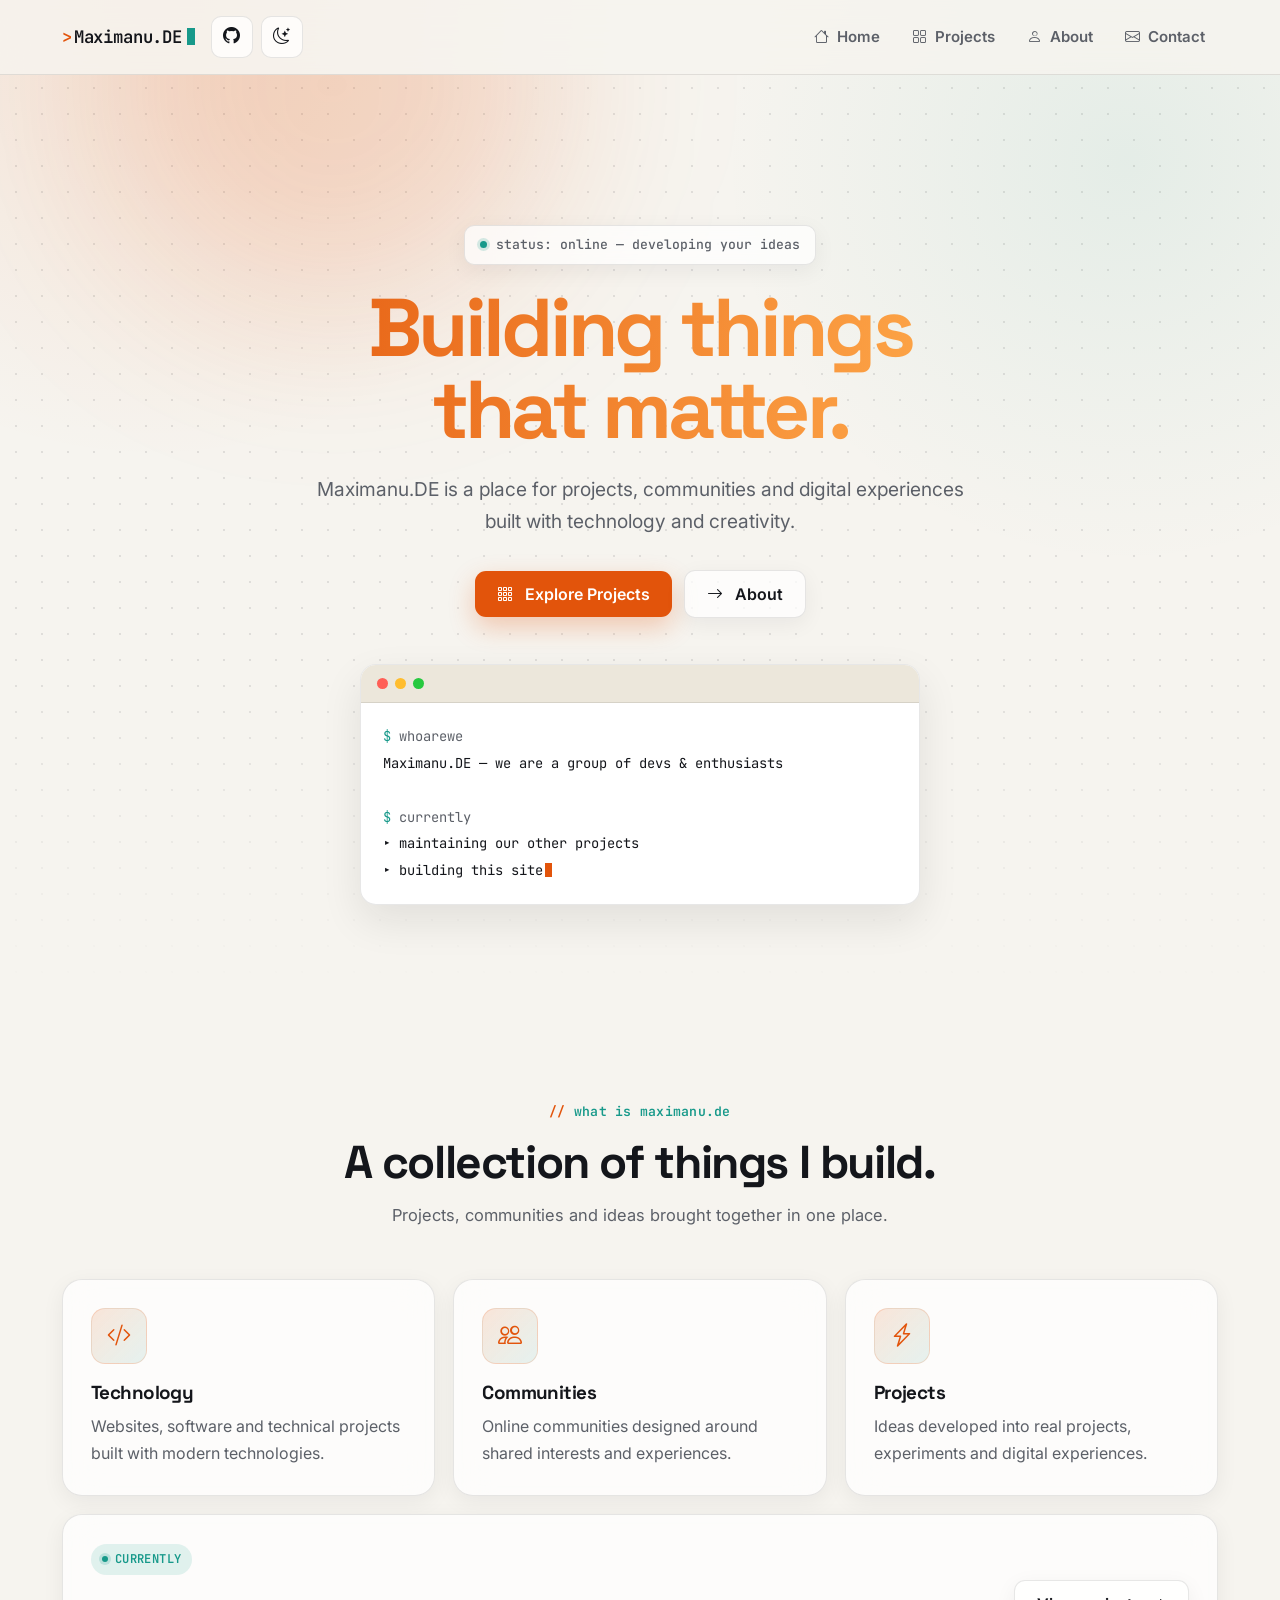
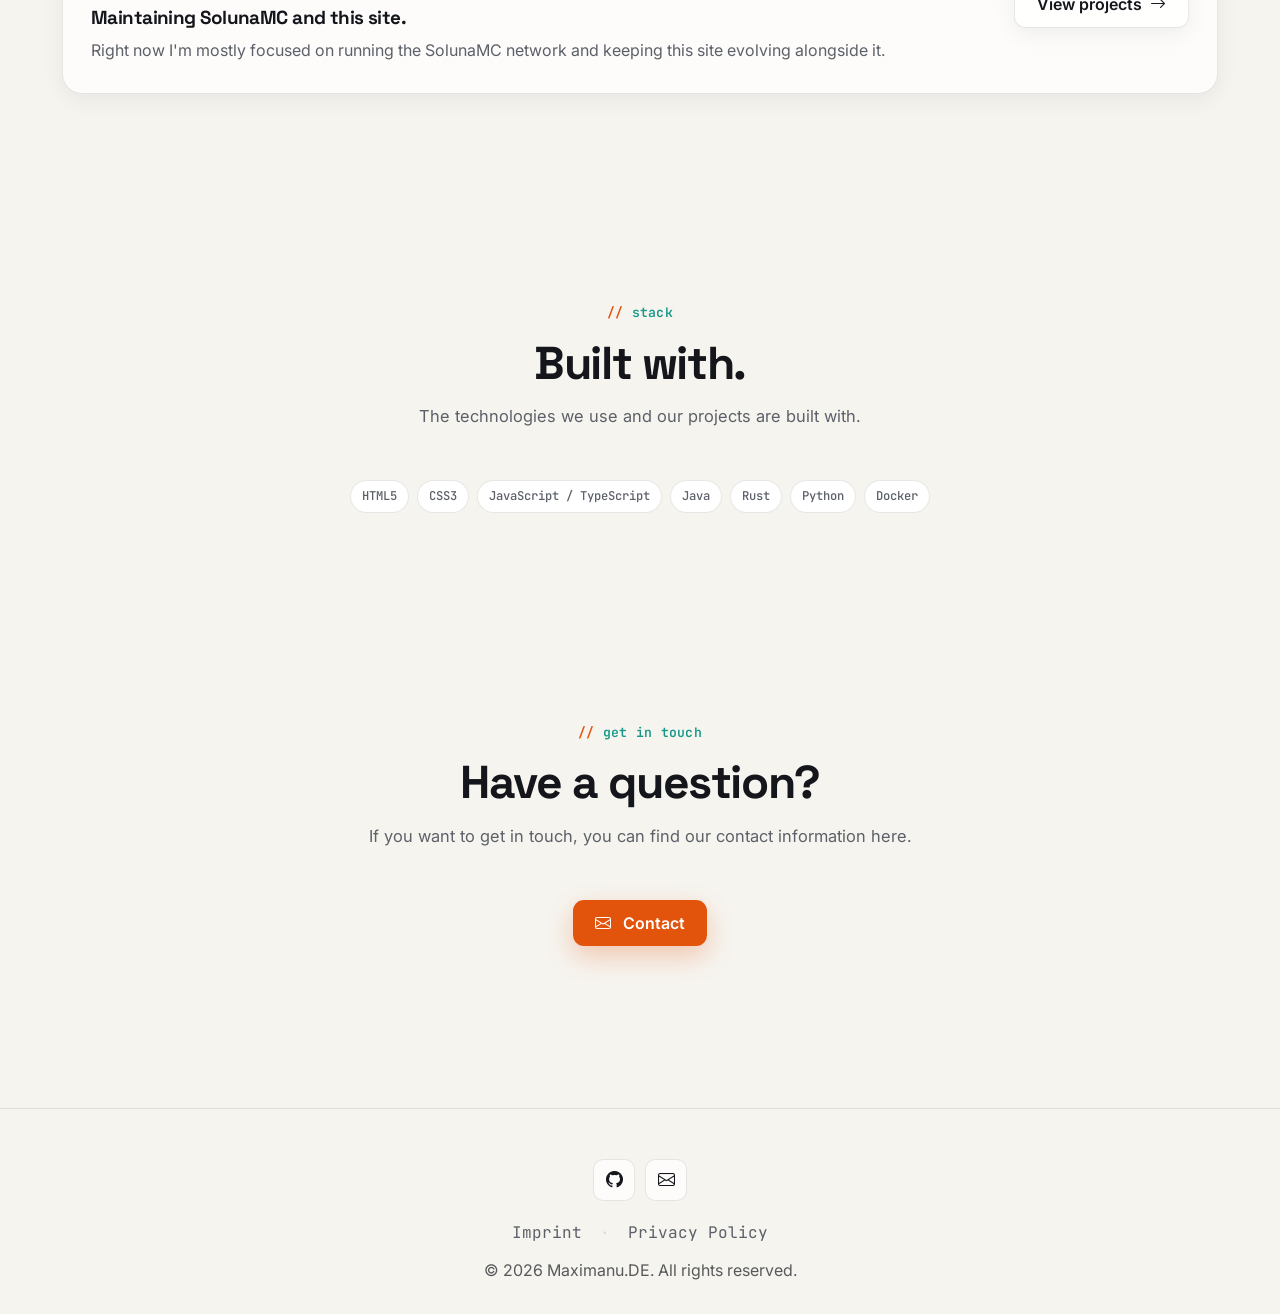
<file: index.html>
<!DOCTYPE html>
<html lang="en">
<head>
    <meta charset="UTF-8">
    <meta name="viewport" content="width=device-width, initial-scale=1.0">

    <meta
        name="description"
        content="Maximanu.DE — projects, communities and digital experiences."
    >

    <link rel="canonical" href="https://maximanu.de/">

    <meta property="og:type" content="website">
    <meta property="og:site_name" content="Maximanu.DE">
    <meta property="og:title" content="Maximanu.DE">
    <meta property="og:description" content="Maximanu.DE — projects, communities and digital experiences.">
    <meta property="og:url" content="https://maximanu.de/">

    <meta name="twitter:card" content="summary">
    <meta name="twitter:title" content="Maximanu.DE">
    <meta name="twitter:description" content="Maximanu.DE — projects, communities and digital experiences.">

    <meta name="theme-color" content="#e2540b">

    <title>Maximanu.DE</title>

    <link rel="icon" type="image/svg+xml" href="/favicon.svg">
    <link rel="mask-icon" href="/favicon.svg" color="#e2540b">

    <link rel="preconnect" href="https://fonts.googleapis.com">
    <link rel="preconnect" href="https://fonts.gstatic.com" crossorigin>
    <link
        rel="stylesheet"
        href="https://fonts.googleapis.com/css2?family=Inter:wght@400;500;600;700;800;900&family=Space+Grotesk:wght@500;600;700&family=JetBrains+Mono:wght@400;500;600;700&display=swap"
    >

    <link
        rel="stylesheet"
        href="https://cdn.jsdelivr.net/npm/bootstrap@5.3.8/dist/css/bootstrap.min.css"
    >

    <link
        rel="stylesheet"
        href="https://cdn.jsdelivr.net/npm/bootstrap-icons@1.13.1/font/bootstrap-icons.min.css"
    >

    <link rel="stylesheet" href="/css/style.css">

    <script>
        (function () {
            var stored = localStorage.getItem("theme");
            var theme = stored === "light" || stored === "dark"
                ? stored
                : (window.matchMedia("(prefers-color-scheme: dark)").matches ? "dark" : "light");
            document.documentElement.setAttribute("data-bs-theme", theme);
        })();
    </script>
</head>

<body>

    <div id="header"></div>

    <main>

        <section class="hero">
            <div class="container">

                <div class="hero-badge">
                    status: online — developing your ideas
                </div>

                <h1>
                    Building things<br>
                    that matter.
                </h1>

                <p>
                    Maximanu.DE is a place for projects, communities
                    and digital experiences built with technology and creativity.
                </p>

                <div class="hero-actions">
                    <a href="/projects/" class="btn btn-primary">
                        <i class="bi bi-grid-3x3-gap me-2"></i>
                        Explore Projects
                    </a>

                    <a href="/about/" class="btn btn-secondary">
                        <i class="bi bi-arrow-right me-2"></i>
                        About
                    </a>
                </div>

                <div class="terminal">
                    <div class="terminal-bar">
                        <span class="terminal-dot"></span>
                        <span class="terminal-dot"></span>
                        <span class="terminal-dot"></span>
                    </div>

                    <div class="terminal-body">
                        <div><span class="prompt">$</span> whoarewe</div>
                        <div class="out">Maximanu.DE — we are a group of devs &amp; enthusiasts</div>
                        <div>&nbsp;</div>
                        <div><span class="prompt">$</span> currently</div>
                        <div class="out">▸ maintaining our other projects</div>
                        <div class="out">▸ building this site<span class="terminal-cursor" aria-hidden="true"></span></div>
                    </div>
                </div>

            </div>
        </section>


        <section class="section">
            <div class="container">

                <div class="section-heading">
                    <div class="eyebrow">what is maximanu.de</div>

                    <h2>A collection of things I build.</h2>

                    <p>
                        Projects, communities and ideas brought together
                        in one place.
                    </p>
                </div>


                <div class="bento">

                    <div class="bento-item reveal">
                        <div class="tile h-100">
                            <div class="feature-icon">
                                <i class="bi bi-code-slash"></i>
                            </div>

                            <h3>Technology</h3>

                            <p>
                                Websites, software and technical projects
                                built with modern technologies.
                            </p>
                        </div>
                    </div>

                    <div class="bento-item reveal">
                        <div class="tile h-100">
                            <div class="feature-icon">
                                <i class="bi bi-people"></i>
                            </div>

                            <h3>Communities</h3>

                            <p>
                                Online communities designed around
                                shared interests and experiences.
                            </p>
                        </div>
                    </div>

                    <div class="bento-item reveal">
                        <div class="tile h-100">
                            <div class="feature-icon">
                                <i class="bi bi-lightning-charge"></i>
                            </div>

                            <h3>Projects</h3>

                            <p>
                                Ideas developed into real projects,
                                experiments and digital experiences.
                            </p>
                        </div>
                    </div>

                    <div class="bento-item span-full reveal">
                        <div class="tile tile-wide">
                            <div>
                                <span class="status-badge mb-3 d-inline-flex">Currently</span>

                                <h3 class="mt-3">
                                    Maintaining SolunaMC and this site.
                                </h3>

                                <p>
                                    Right now I'm mostly focused on running
                                    the SolunaMC network and keeping this
                                    site evolving alongside it.
                                </p>
                            </div>

                            <a href="/projects/" class="btn btn-secondary flex-shrink-0">
                                View projects
                                <i class="bi bi-arrow-right ms-1"></i>
                            </a>
                        </div>
                    </div>

                </div>

            </div>
        </section>

        <section class="section">
            <div class="container">

                <div class="section-heading">
                    <div class="eyebrow">stack</div>

                    <h2>Built with.</h2>

                    <p>
                        The technologies we use and our projects
                        are built with.
                    </p>
                </div>

                <div class="d-flex flex-wrap justify-content-center gap-2">
                    <span class="tag">HTML5</span>
                    <span class="tag">CSS3</span>
                    <span class="tag">JavaScript / TypeScript</span>
                    <span class="tag">Java</span>
                    <span class="tag">Rust</span>
                    <span class="tag">Python</span>
                    <span class="tag">Docker</span>
                </div>

            </div>
        </section>


        <section class="section">
            <div class="container">

                <div class="section-heading">
                    <div class="eyebrow">get in touch</div>

                    <h2>Have a question?</h2>

                    <p>
                        If you want to get in touch, you can find
                        our contact information here.
                    </p>
                </div>

                <div class="text-center">

                    <a href="/contact/" class="btn btn-primary">
                        <i class="bi bi-envelope me-2"></i>
                        Contact
                    </a>

                </div>

            </div>
        </section>

    </main>

    <div id="footer"></div>


    <script src="https://cdn.jsdelivr.net/npm/bootstrap@5.3.8/dist/js/bootstrap.bundle.min.js"></script>
    <script src="/js/main.js"></script>

</body>
</html>
</file>
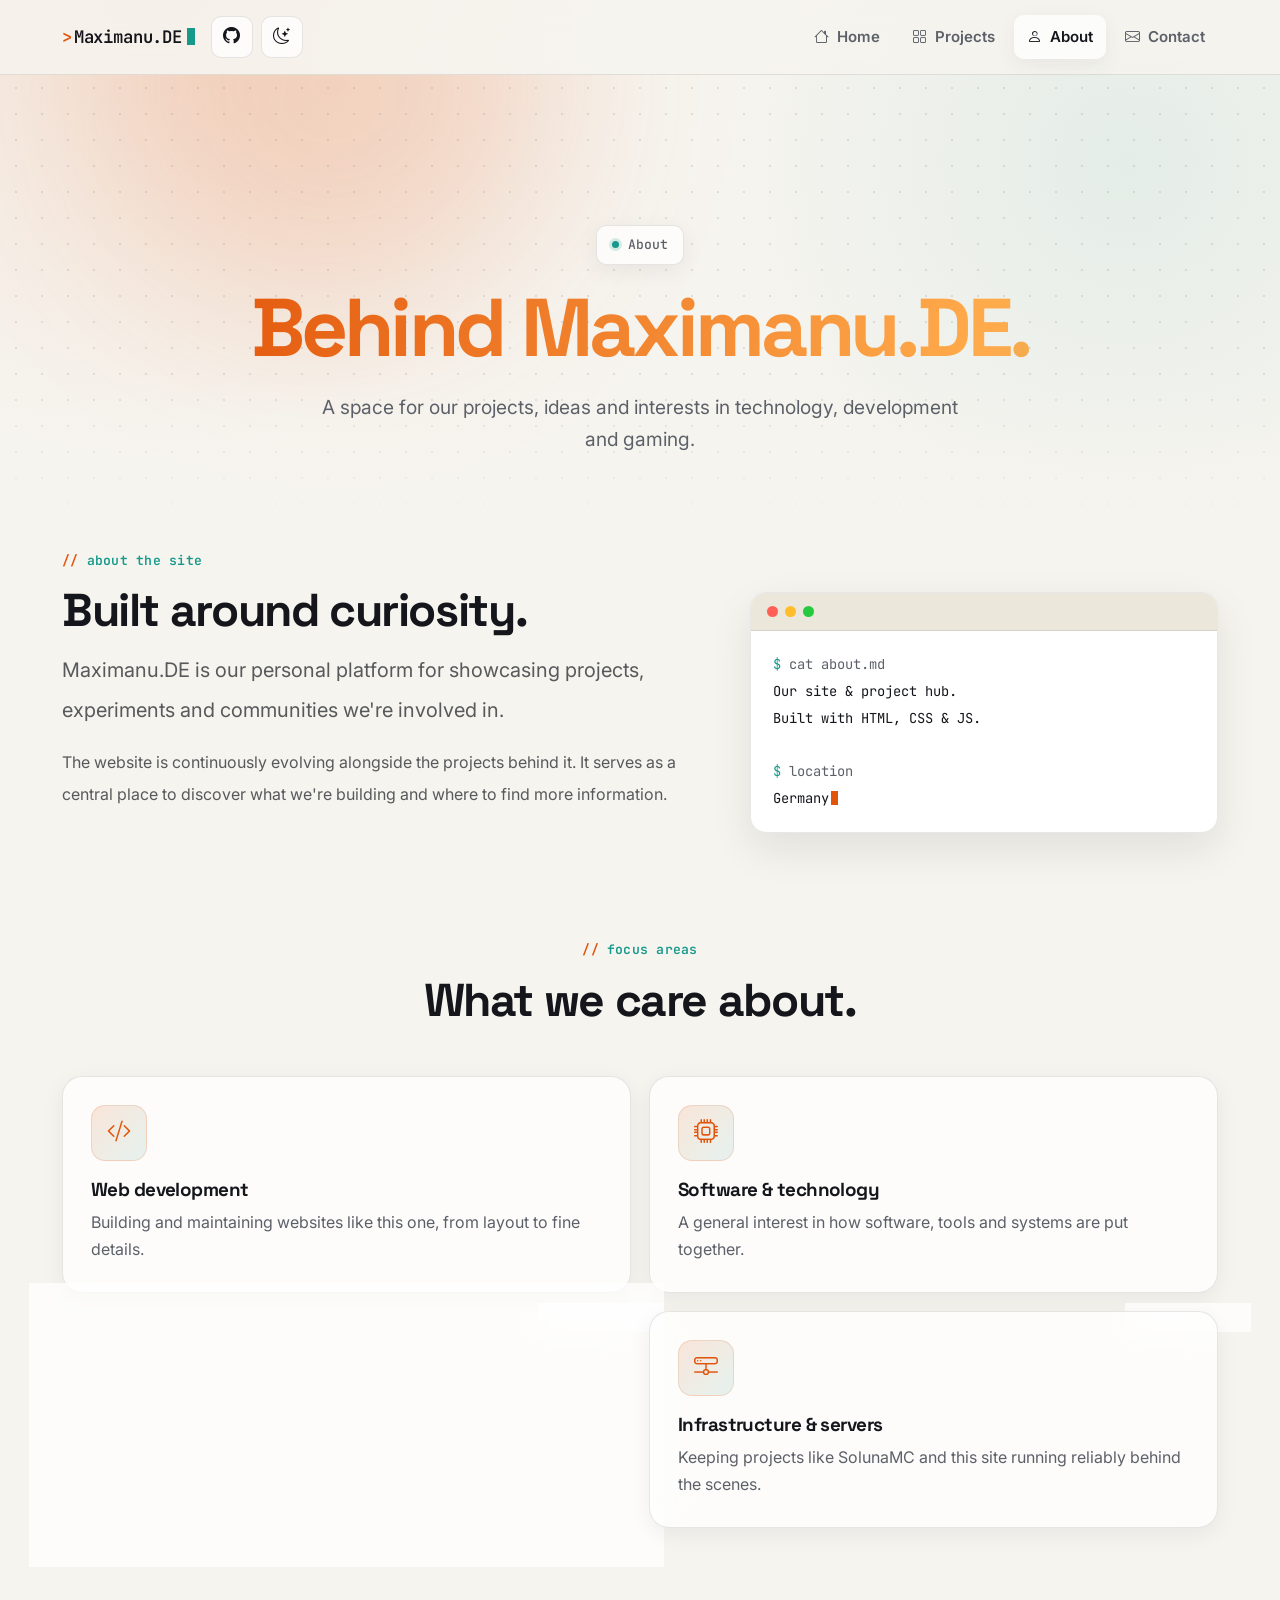
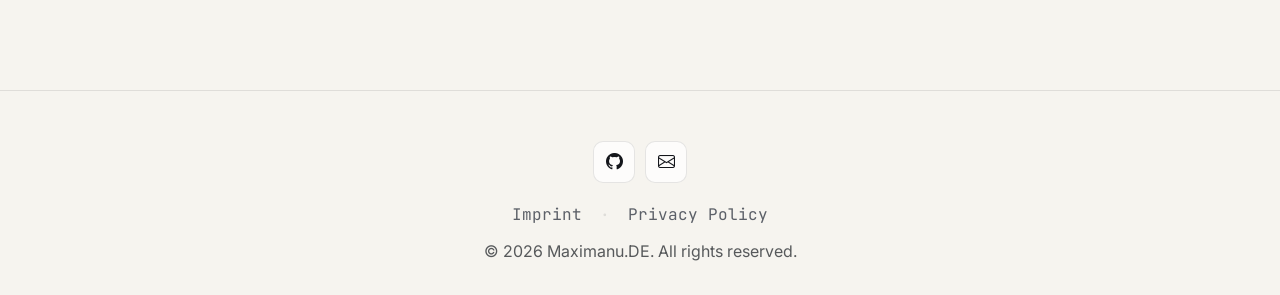
<file: about/index.html>
<!DOCTYPE html>
<html lang="en">
<head>
    <meta charset="UTF-8">
    <meta name="viewport" content="width=device-width, initial-scale=1.0">

    <meta name="description" content="Learn more about Maximanu.DE and the person behind the projects.">

    <link rel="canonical" href="https://maximanu.de/about/">

    <meta property="og:type" content="website">
    <meta property="og:site_name" content="Maximanu.DE">
    <meta property="og:title" content="About - Maximanu.DE">
    <meta property="og:description" content="Learn more about Maximanu.DE and the person behind the projects.">
    <meta property="og:url" content="https://maximanu.de/about/">

    <meta name="twitter:card" content="summary">
    <meta name="twitter:title" content="About - Maximanu.DE">
    <meta name="twitter:description" content="Learn more about Maximanu.DE and the person behind the projects.">

    <meta name="theme-color" content="#e2540b">

    <title>About - Maximanu.DE</title>

    <link rel="icon" type="image/svg+xml" href="/favicon.svg">
    <link rel="mask-icon" href="/favicon.svg" color="#e2540b">

    <link rel="preconnect" href="https://fonts.googleapis.com">
    <link rel="preconnect" href="https://fonts.gstatic.com" crossorigin>
    <link
        rel="stylesheet"
        href="https://fonts.googleapis.com/css2?family=Inter:wght@400;500;600;700;800;900&family=Space+Grotesk:wght@500;600;700&family=JetBrains+Mono:wght@400;500;600;700&display=swap"
    >

    <link rel="stylesheet" href="https://cdn.jsdelivr.net/npm/bootstrap@5.3.8/dist/css/bootstrap.min.css">
    <link rel="stylesheet" href="https://cdn.jsdelivr.net/npm/bootstrap-icons@1.13.1/font/bootstrap-icons.min.css">
    <link rel="stylesheet" href="/css/style.css">

    <script>
        (function () {
            var stored = localStorage.getItem("theme");
            var theme = stored === "light" || stored === "dark"
                ? stored
                : (window.matchMedia("(prefers-color-scheme: dark)").matches ? "dark" : "light");
            document.documentElement.setAttribute("data-bs-theme", theme);
        })();
    </script>
</head>

<body>
    <div id="header"></div>

    <main>
        <section class="page-header">
            <div class="container">
                <div class="hero-badge">
                    About
                </div>

                <h1>Behind Maximanu.DE.</h1>

                <p>
                    A space for our projects, ideas and interests
                    in technology, development and gaming.
                </p>
            </div>
        </section>

        <section class="section pt-0">
            <div class="container">
                <div class="row g-4 align-items-start">
                    <div class="col-lg-7">
                        <div class="section-heading text-start mb-0">
                            <div class="eyebrow">about the site</div>

                            <h2>Built around curiosity.</h2>
                        </div>

                        <p class="fs-5 lh-lg text-body-secondary">
                            Maximanu.DE is our personal platform for
                            showcasing projects, experiments and communities
                            we're involved in.
                        </p>

                        <p class="lh-lg text-body-secondary">
                            The website is continuously evolving alongside
                            the projects behind it. It serves as a central
                            place to discover what we're building and where
                            to find more information.
                        </p>
                    </div>

                    <div class="col-lg-5">
                        <div class="terminal">
                            <div class="terminal-bar">
                                <span class="terminal-dot"></span>
                                <span class="terminal-dot"></span>
                                <span class="terminal-dot"></span>
                            </div>

                            <div class="terminal-body">
                                <div><span class="prompt">$</span> cat about.md</div>
                                <div class="out">Our site &amp; project hub.</div>
                                <div class="out">Built with HTML, CSS &amp; JS.</div>
                                <div>&nbsp;</div>
                                <div><span class="prompt">$</span> location</div>
                                <div class="out">Germany<span class="terminal-cursor" aria-hidden="true"></span></div>
                            </div>
                        </div>
                    </div>
                </div>
            </div>
        </section>

        <section class="section pt-0">
            <div class="container">
                <div class="section-heading">
                    <div class="eyebrow">focus areas</div>

                    <h2>What we care about.</h2>
                </div>

                <div class="bento bento--2">
                    <div class="bento-item reveal">
                        <div class="tile h-100">
                            <div class="feature-icon">
                                <i class="bi bi-code-slash"></i>
                            </div>

                            <h3>Web development</h3>

                            <p>
                                Building and maintaining websites like this
                                one, from layout to fine details.
                            </p>
                        </div>
                    </div>

                    <div class="bento-item reveal">
                        <div class="tile h-100">
                            <div class="feature-icon">
                                <i class="bi bi-cpu"></i>
                            </div>

                            <h3>Software &amp; technology</h3>

                            <p>
                                A general interest in how software, tools
                                and systems are put together.
                            </p>
                        </div>
                    </div>

                    <div class="bento-item reveal">
                        <div class="tile h-100">
                            <div class="feature-icon">
                                <i class="bi bi-controller"></i>
                            </div>

                            <h3>Minecraft communities</h3>

                            <p>
                                Running and growing SolunaMC, a Minecraft
                                network built around community and gameplay.
                            </p>
                        </div>
                    </div>

                    <div class="bento-item reveal">
                        <div class="tile h-100">
                            <div class="feature-icon">
                                <i class="bi bi-hdd-network"></i>
                            </div>

                            <h3>Infrastructure &amp; servers</h3>

                            <p>
                                Keeping projects like SolunaMC and this site
                                running reliably behind the scenes.
                            </p>
                        </div>
                    </div>
                </div>
            </div>
        </section>
    </main>

    <div id="footer"></div>

    <script src="https://cdn.jsdelivr.net/npm/bootstrap@5.3.8/dist/js/bootstrap.bundle.min.js"></script>
    <script src="/js/main.js"></script>
</body>
</html>
</file>
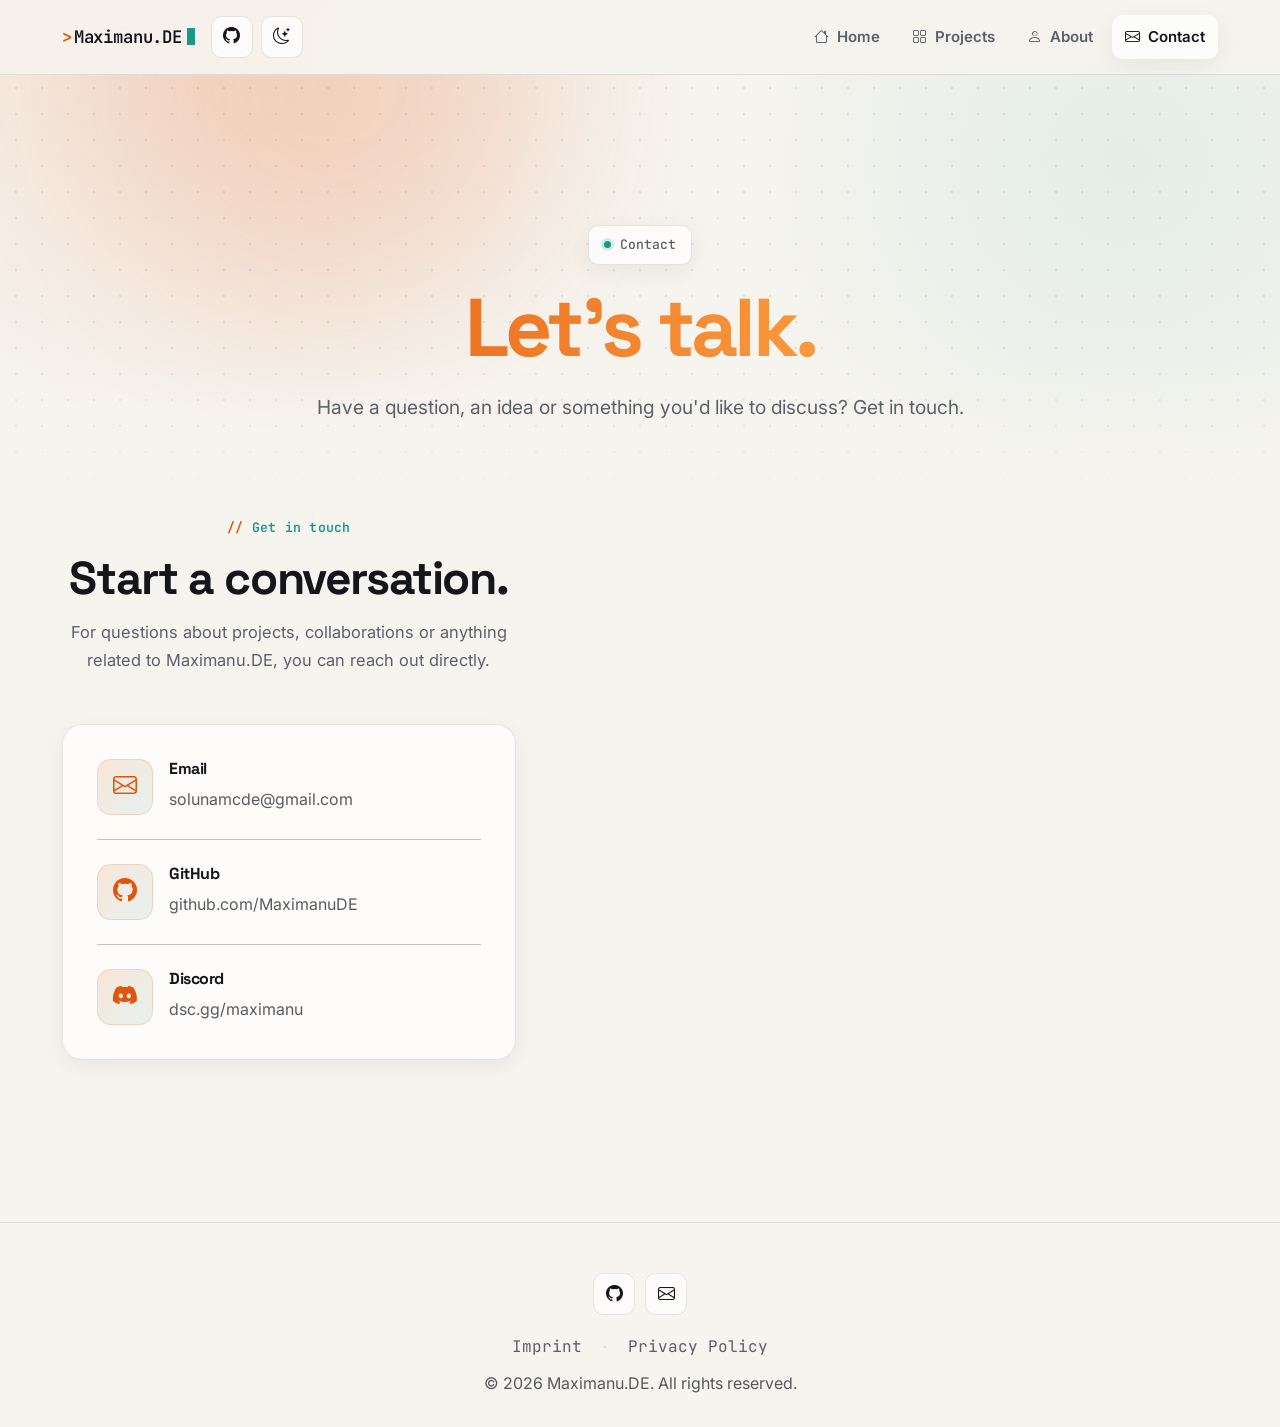
<file: contact/index.html>
<!DOCTYPE html>
<html lang="en">
<head>
    <meta charset="UTF-8">
    <meta name="viewport" content="width=device-width, initial-scale=1.0">

    <meta name="description" content="Get in touch with Maximanu.DE.">

    <link rel="canonical" href="https://maximanu.de/contact/">

    <meta property="og:type" content="website">
    <meta property="og:site_name" content="Maximanu.DE">
    <meta property="og:title" content="Contact - Maximanu.DE">
    <meta property="og:description" content="Get in touch with Maximanu.DE.">
    <meta property="og:url" content="https://maximanu.de/contact/">

    <meta name="twitter:card" content="summary">
    <meta name="twitter:title" content="Contact - Maximanu.DE">
    <meta name="twitter:description" content="Get in touch with Maximanu.DE.">

    <meta name="theme-color" content="#e2540b">

    <title>Contact - Maximanu.DE</title>

    <link rel="icon" type="image/svg+xml" href="/favicon.svg">
    <link rel="mask-icon" href="/favicon.svg" color="#e2540b">

    <link rel="preconnect" href="https://fonts.googleapis.com">
    <link rel="preconnect" href="https://fonts.gstatic.com" crossorigin>
    <link
        rel="stylesheet"
        href="https://fonts.googleapis.com/css2?family=Inter:wght@400;500;600;700;800;900&family=Space+Grotesk:wght@500;600;700&family=JetBrains+Mono:wght@400;500;600;700&display=swap"
    >

    <link rel="stylesheet" href="https://cdn.jsdelivr.net/npm/bootstrap@5.3.8/dist/css/bootstrap.min.css">
    <link rel="stylesheet" href="https://cdn.jsdelivr.net/npm/bootstrap-icons@1.13.1/font/bootstrap-icons.min.css">
    <link rel="stylesheet" href="/css/style.css">

    <script>
        (function () {
            var stored = localStorage.getItem("theme");
            var theme = stored === "light" || stored === "dark"
                ? stored
                : (window.matchMedia("(prefers-color-scheme: dark)").matches ? "dark" : "light");
            document.documentElement.setAttribute("data-bs-theme", theme);
        })();
    </script>
</head>

<body>
    <div id="header"></div>

    <main>
        <section class="page-header">
            <div class="container">
                <div class="hero-badge">
                    Contact
                </div>

                <h1>Let's talk.</h1>

                <p>
                    Have a question, an idea or something you'd like
                    to discuss? Get in touch.
                </p>
            </div>
        </section>

        <section class="section pt-0">
            <div class="container">
                <div class="row g-5">
                    <div class="col-lg-5">
                        <div class="section-heading">
                            <div class="eyebrow">Get in touch</div>

                            <h2>Start a conversation.</h2>

                            <p>
                                For questions about projects, collaborations
                                or anything related to Maximanu.DE,
                                you can reach out directly.
                            </p>
                        </div>

                        <div class="contact-card">
                            <div class="d-flex gap-3 align-items-start">
                                <div class="feature-icon flex-shrink-0 mb-0">
                                    <i class="bi bi-envelope"></i>
                                </div>

                                <div>
                                    <h3 class="h6 fw-bold">Email</h3>

                                    <p class="text-body-secondary mb-0">
                                        <a href="mailto:solunamcde@gmail.com">
                                            solunamcde@gmail.com
                                        </a>
                                    </p>
                                </div>
                            </div>

                            <hr class="my-4">

                            <div class="d-flex gap-3 align-items-start">
                                <div class="feature-icon flex-shrink-0 mb-0">
                                    <i class="bi bi-github"></i>
                                </div>

                                <div>
                                    <h3 class="h6 fw-bold">GitHub</h3>

                                    <p class="text-body-secondary mb-0">
                                        <a href="https://github.com/M4xi2312"
                                           target="_blank"
                                           rel="noopener noreferrer">
                                            github.com/MaximanuDE
                                        </a>
                                    </p>
                                </div>
                            </div>

                            <hr class="my-4">

                            <div class="d-flex gap-3 align-items-start">
                                <div class="feature-icon flex-shrink-0 mb-0">
                                    <i class="bi bi-discord"></i>
                                </div>

                                <div>
                                    <h3 class="h6 fw-bold">Discord</h3>

                                    <p class="text-body-secondary mb-0">
                                        <a href="https://discord.gg/yUcMzZNNJh"
                                           target="_blank"
                                           rel="noopener noreferrer">
                                            dsc.gg/maximanu
                                        </a>
                                    </p>
                                </div>
                            </div>
                        </div>
                    </div>
                </div>
            </div>
        </section>
    </main>

    <div id="footer"></div>

    <script src="https://cdn.jsdelivr.net/npm/bootstrap@5.3.8/dist/js/bootstrap.bundle.min.js"></script>
    <script src="/js/main.js"></script>
</body>
</html>
</file>
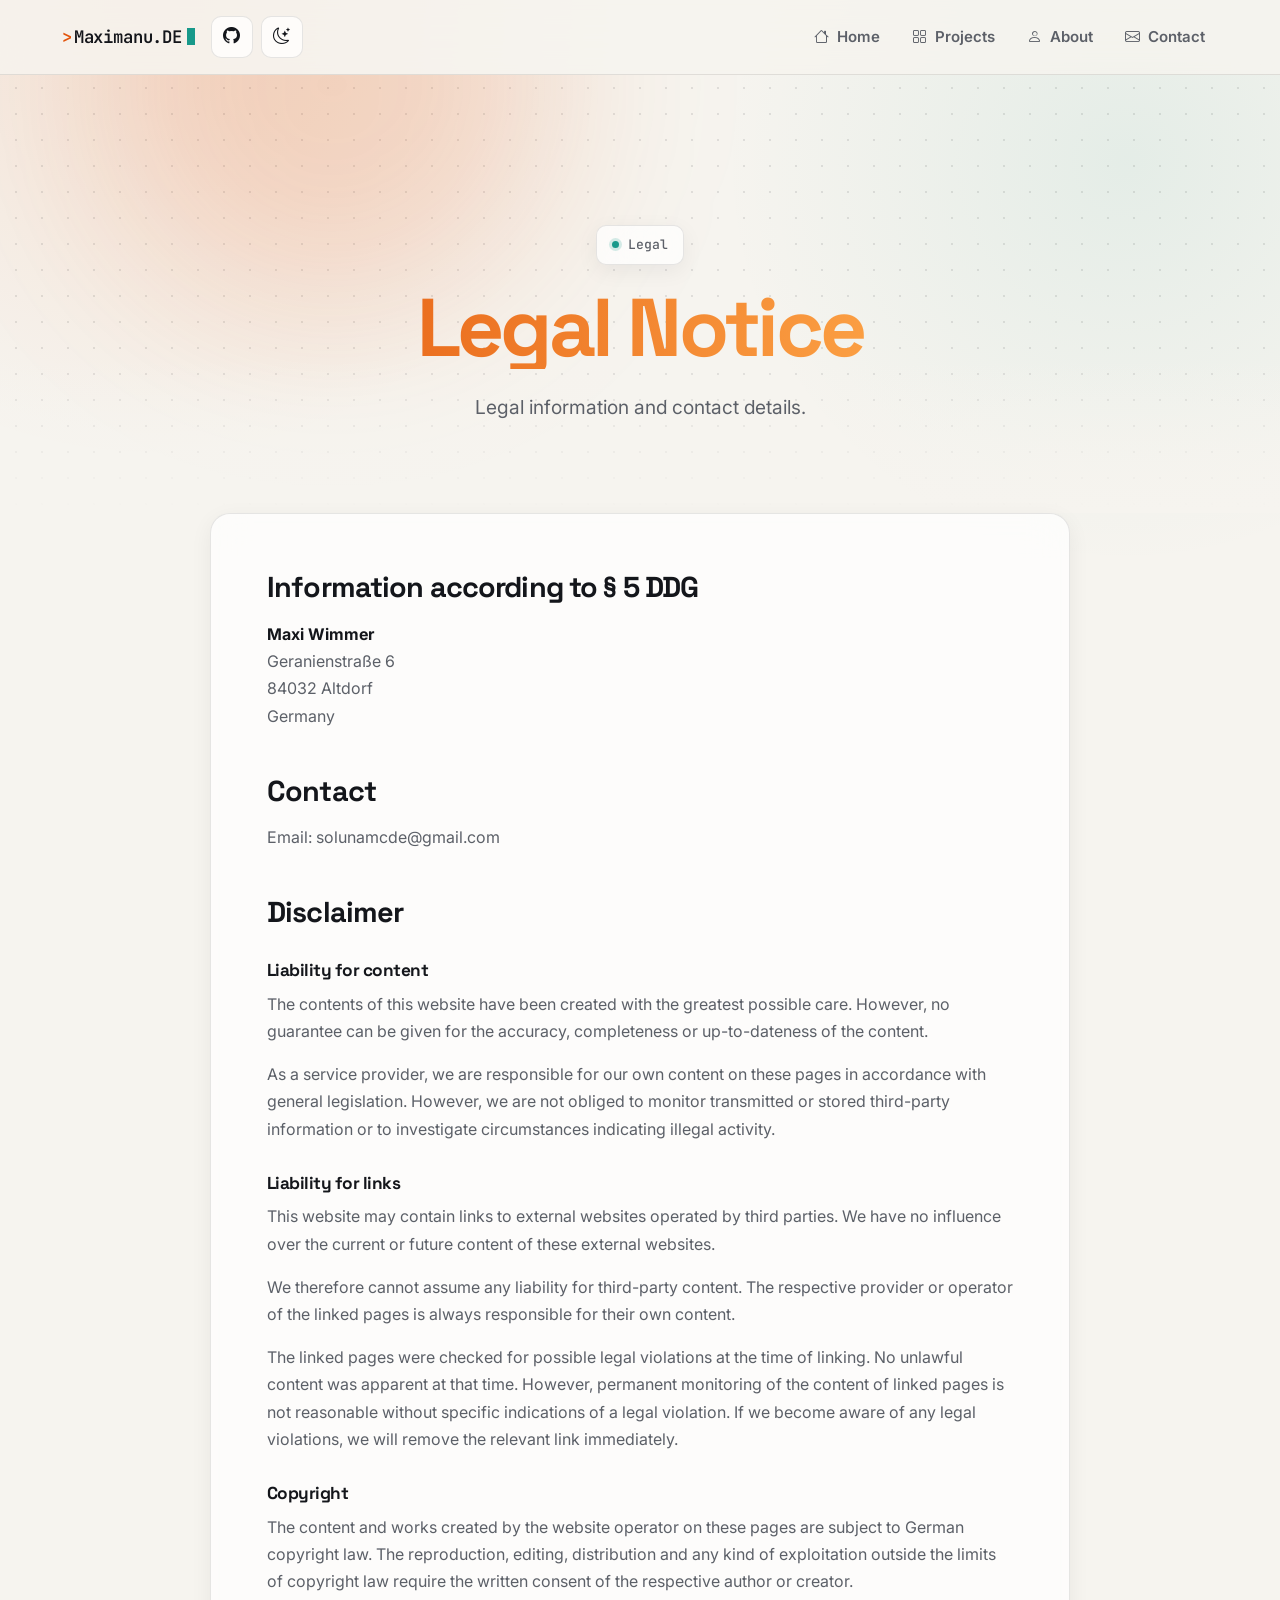
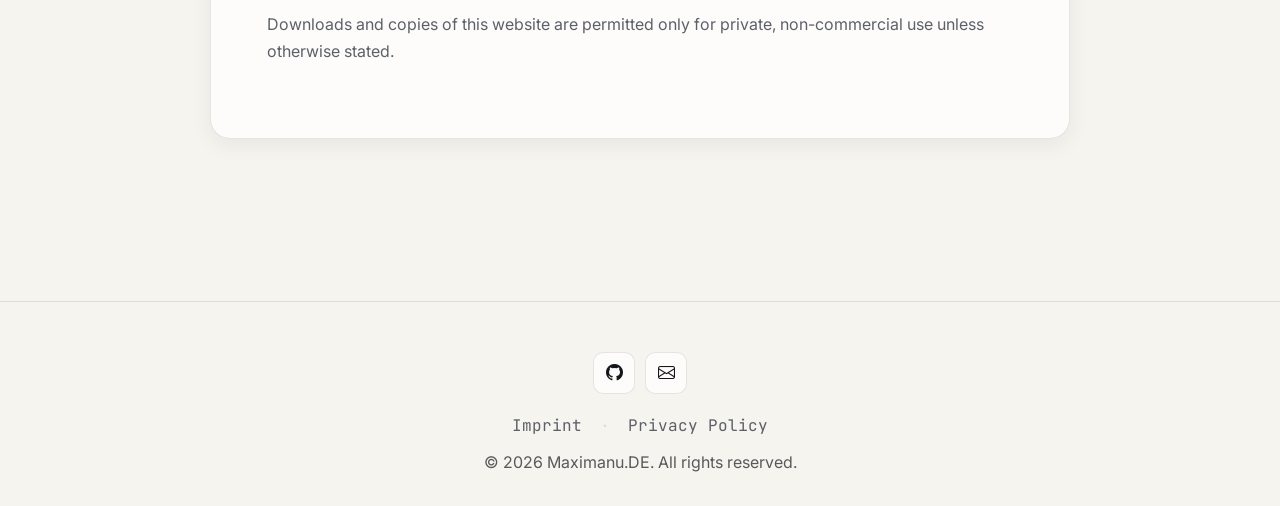
<file: imprint/index.html>
<!DOCTYPE html>
<html lang="en">
<head>
    <meta charset="UTF-8">
    <meta name="viewport" content="width=device-width, initial-scale=1.0">

    <meta name="description" content="Legal notice of Maximanu.DE.">

    <link rel="canonical" href="https://maximanu.de/imprint/">

    <meta name="robots" content="noindex">

    <meta property="og:type" content="website">
    <meta property="og:site_name" content="Maximanu.DE">
    <meta property="og:title" content="Legal Notice - Maximanu.DE">
    <meta property="og:description" content="Legal notice of Maximanu.DE.">
    <meta property="og:url" content="https://maximanu.de/imprint/">

    <meta name="theme-color" content="#e2540b">

    <title>Legal Notice - Maximanu.DE</title>

    <link rel="icon" type="image/svg+xml" href="/favicon.svg">
    <link rel="mask-icon" href="/favicon.svg" color="#e2540b">

    <link rel="preconnect" href="https://fonts.googleapis.com">
    <link rel="preconnect" href="https://fonts.gstatic.com" crossorigin>
    <link
        rel="stylesheet"
        href="https://fonts.googleapis.com/css2?family=Inter:wght@400;500;600;700;800;900&family=Space+Grotesk:wght@500;600;700&family=JetBrains+Mono:wght@400;500;600;700&display=swap"
    >

    <link rel="stylesheet" href="https://cdn.jsdelivr.net/npm/bootstrap@5.3.8/dist/css/bootstrap.min.css">
    <link rel="stylesheet" href="https://cdn.jsdelivr.net/npm/bootstrap-icons@1.13.1/font/bootstrap-icons.min.css">
    <link rel="stylesheet" href="/css/style.css">

    <script>
        (function () {
            var stored = localStorage.getItem("theme");
            var theme = stored === "light" || stored === "dark"
                ? stored
                : (window.matchMedia("(prefers-color-scheme: dark)").matches ? "dark" : "light");
            document.documentElement.setAttribute("data-bs-theme", theme);
        })();
    </script>
</head>

<body>
    <div id="header"></div>

    <main>
        <section class="page-header">
            <div class="container">
                <div class="hero-badge">
                    Legal
                </div>

                <h1>Legal Notice</h1>

                <p>
                    Legal information and contact details.
                </p>
            </div>
        </section>

        <section class="section pt-0">
            <div class="container">
                <div class="legal-content">

                    <h2>Information according to § 5 DDG</h2>

                    <p>
                        <strong>Maxi Wimmer</strong><br>
                        Geranienstraße 6<br>
                        84032 Altdorf<br>
                        Germany
                    </p>

                    <h2>Contact</h2>

                    <p>
                        Email:
                        <a href="mailto:solunamcde@gmail.com">
                            solunamcde@gmail.com
                        </a>
                    </p>

                    <h2>Disclaimer</h2>

                    <h3>Liability for content</h3>

                    <p>
                        The contents of this website have been created with
                        the greatest possible care. However, no guarantee can
                        be given for the accuracy, completeness or
                        up-to-dateness of the content.
                    </p>

                    <p>
                        As a service provider, we are responsible for our own
                        content on these pages in accordance with general
                        legislation. However, we are not obliged to monitor
                        transmitted or stored third-party information or to
                        investigate circumstances indicating illegal activity.
                    </p>

                    <h3>Liability for links</h3>

                    <p>
                        This website may contain links to external websites
                        operated by third parties. We have no influence over
                        the current or future content of these external
                        websites.
                    </p>

                    <p>
                        We therefore cannot assume any liability for
                        third-party content. The respective provider or
                        operator of the linked pages is always responsible for
                        their own content.
                    </p>

                    <p>
                        The linked pages were checked for possible legal
                        violations at the time of linking. No unlawful content
                        was apparent at that time. However, permanent
                        monitoring of the content of linked pages is not
                        reasonable without specific indications of a legal
                        violation. If we become aware of any legal violations,
                        we will remove the relevant link immediately.
                    </p>

                    <h3>Copyright</h3>

                    <p>
                        The content and works created by the website operator
                        on these pages are subject to German copyright law.
                        The reproduction, editing, distribution and any kind
                        of exploitation outside the limits of copyright law
                        require the written consent of the respective author
                        or creator.
                    </p>

                    <p>
                        Downloads and copies of this website are permitted
                        only for private, non-commercial use unless otherwise
                        stated.
                    </p>

                </div>
            </div>
        </section>
    </main>

    <div id="footer"></div>

    <script src="https://cdn.jsdelivr.net/npm/bootstrap@5.3.8/dist/js/bootstrap.bundle.min.js"></script>
    <script src="/js/main.js"></script>
</body>
</html>
</file>
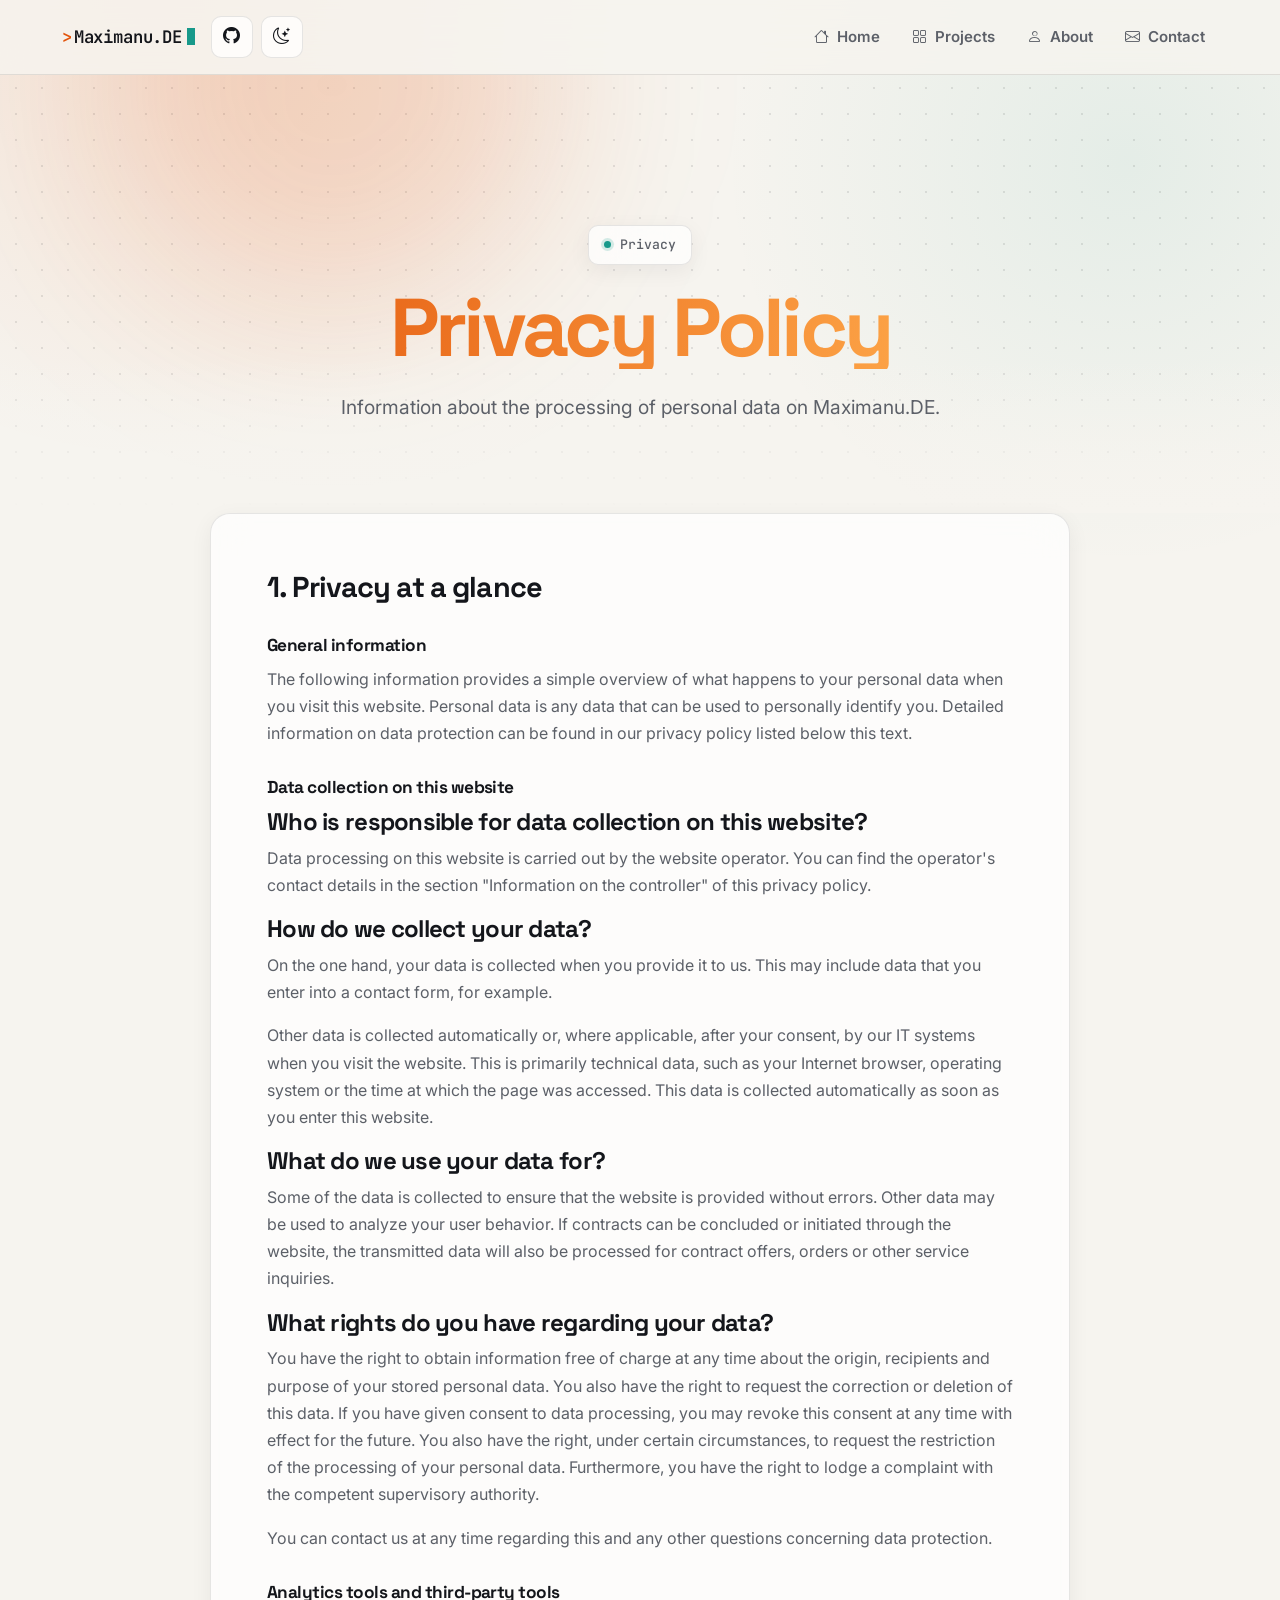
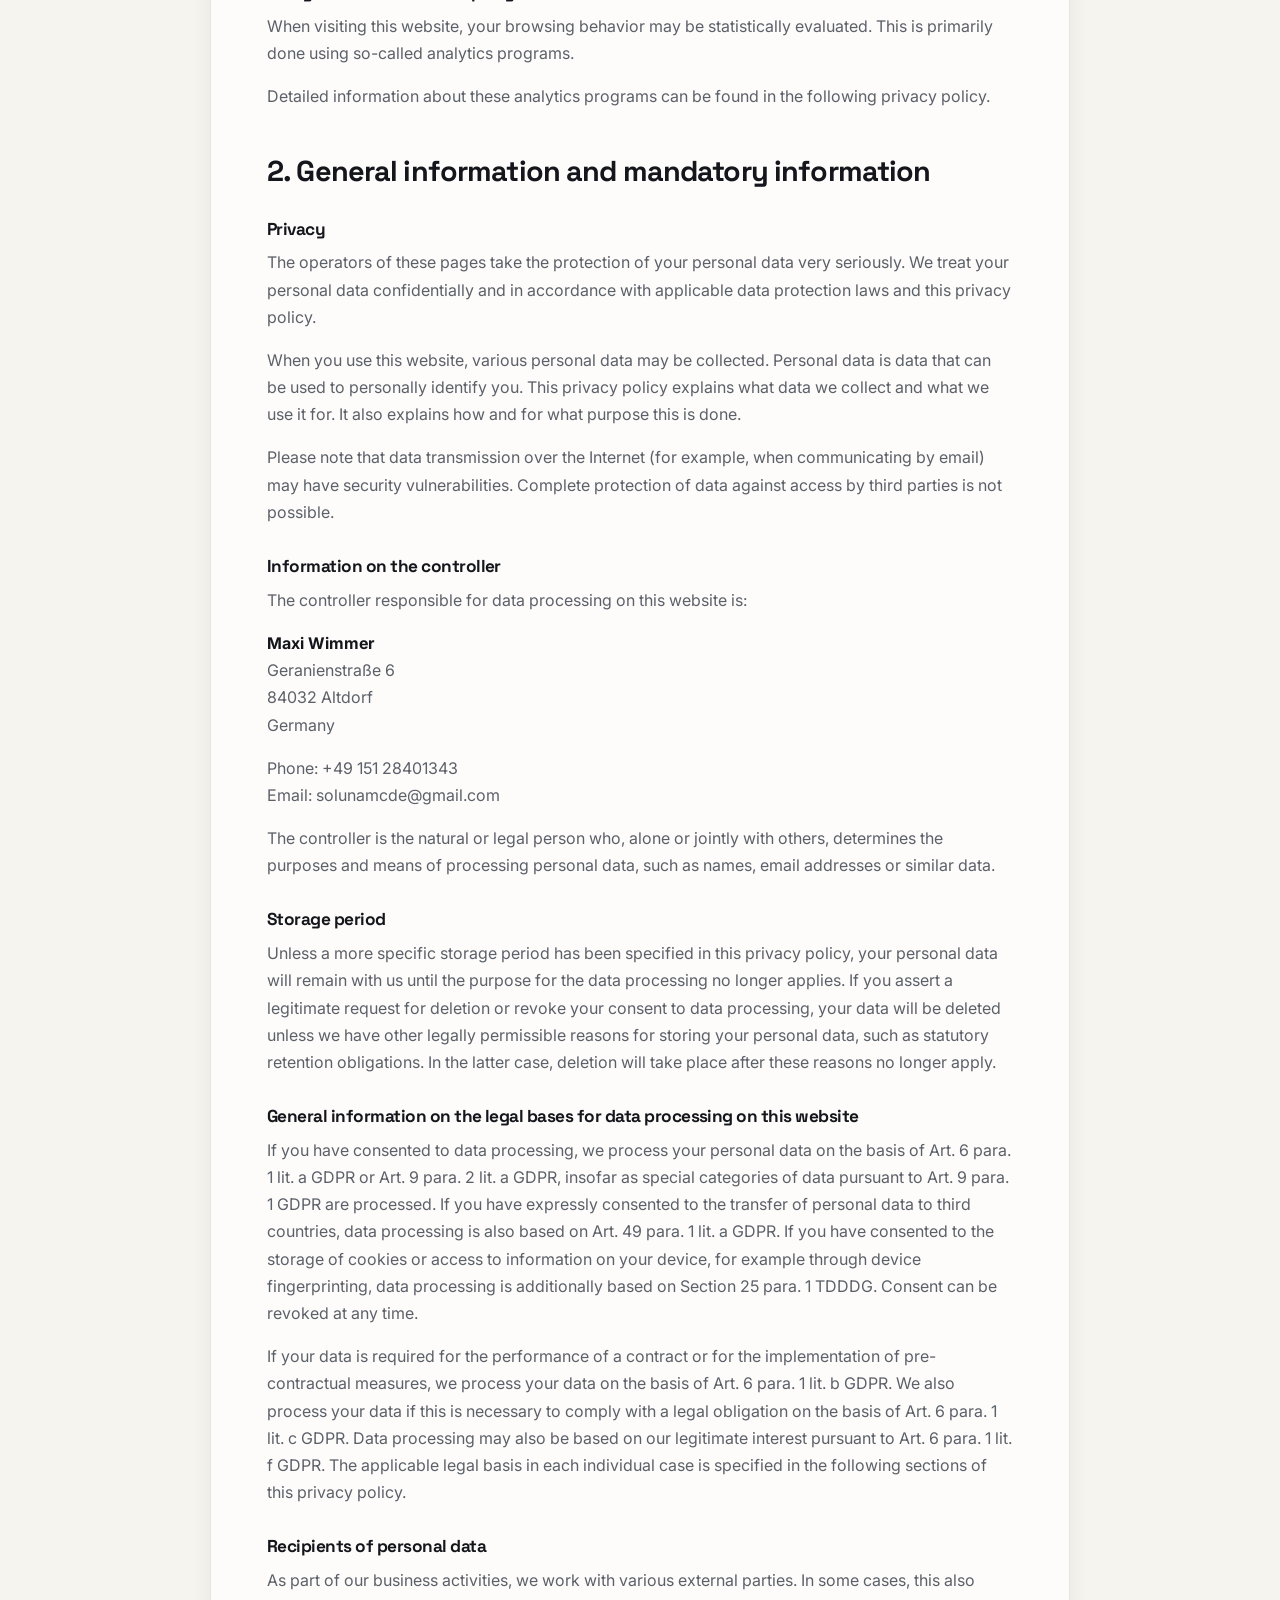
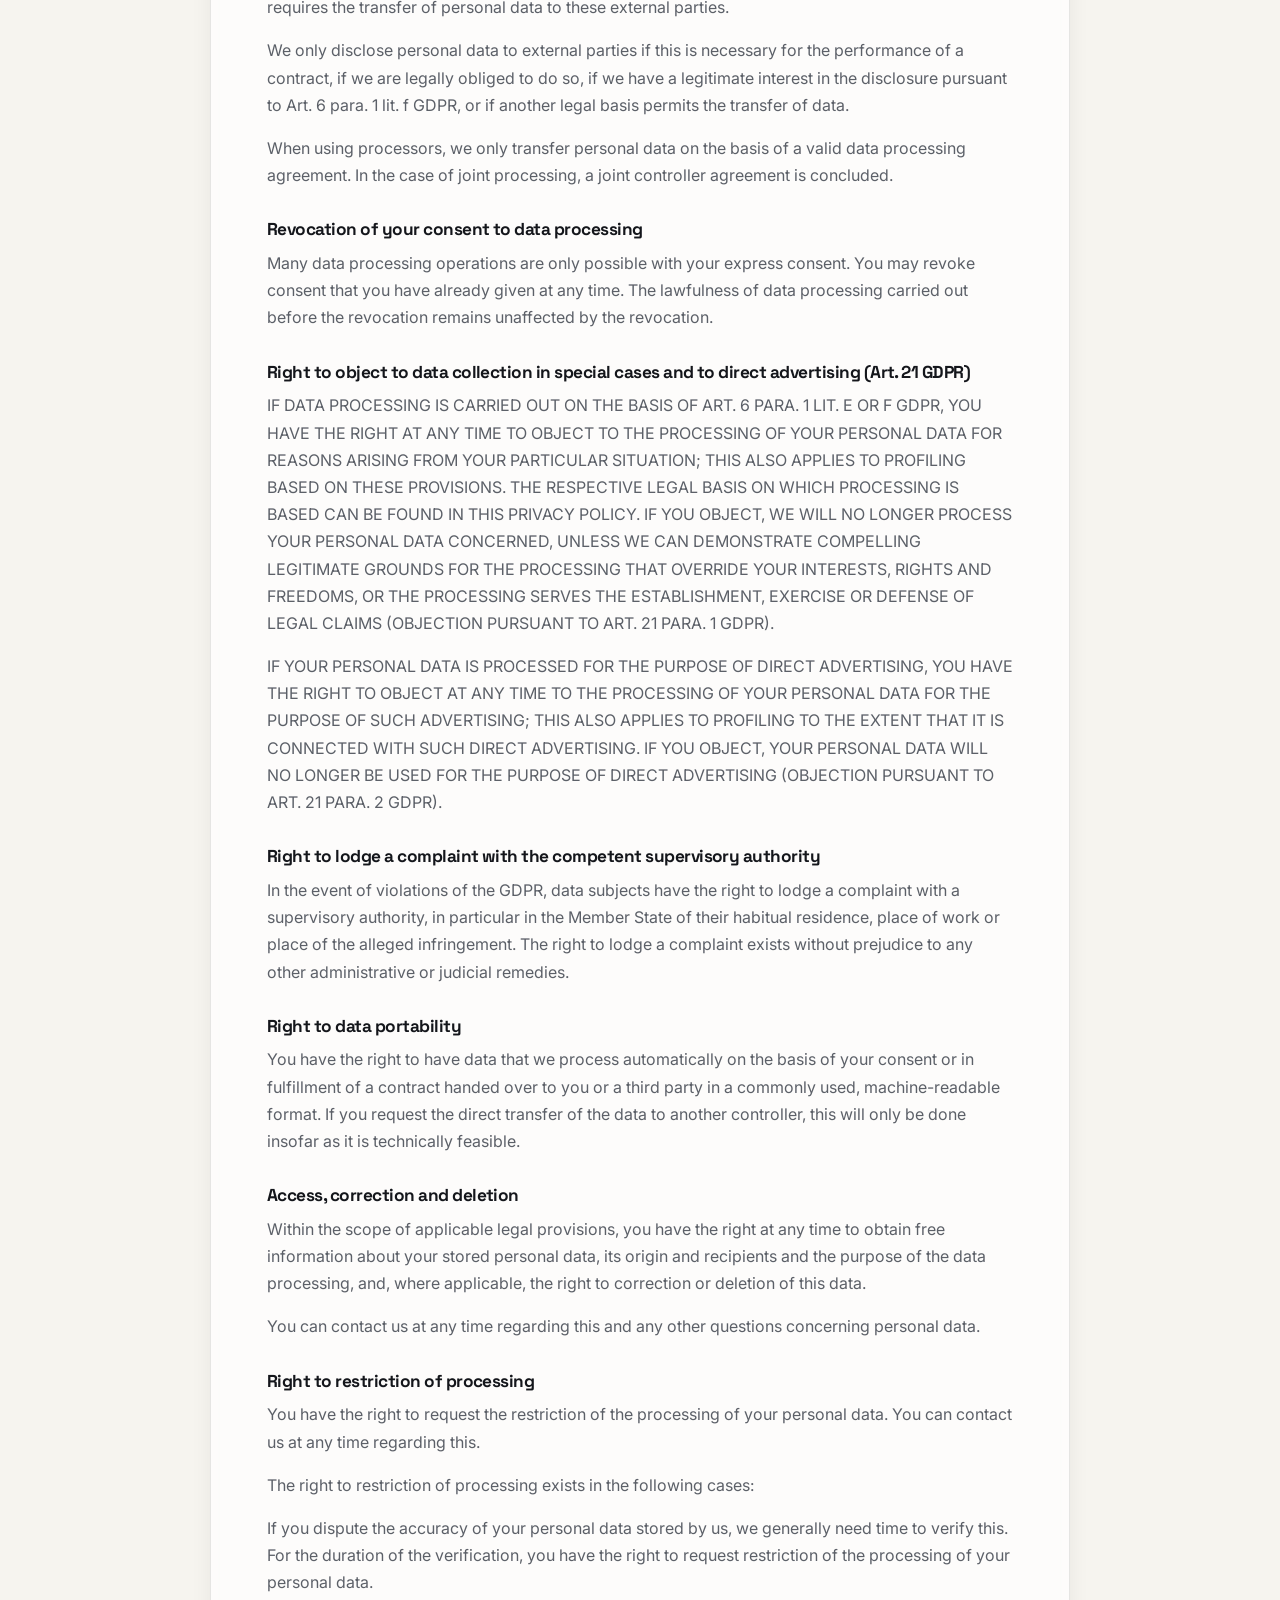
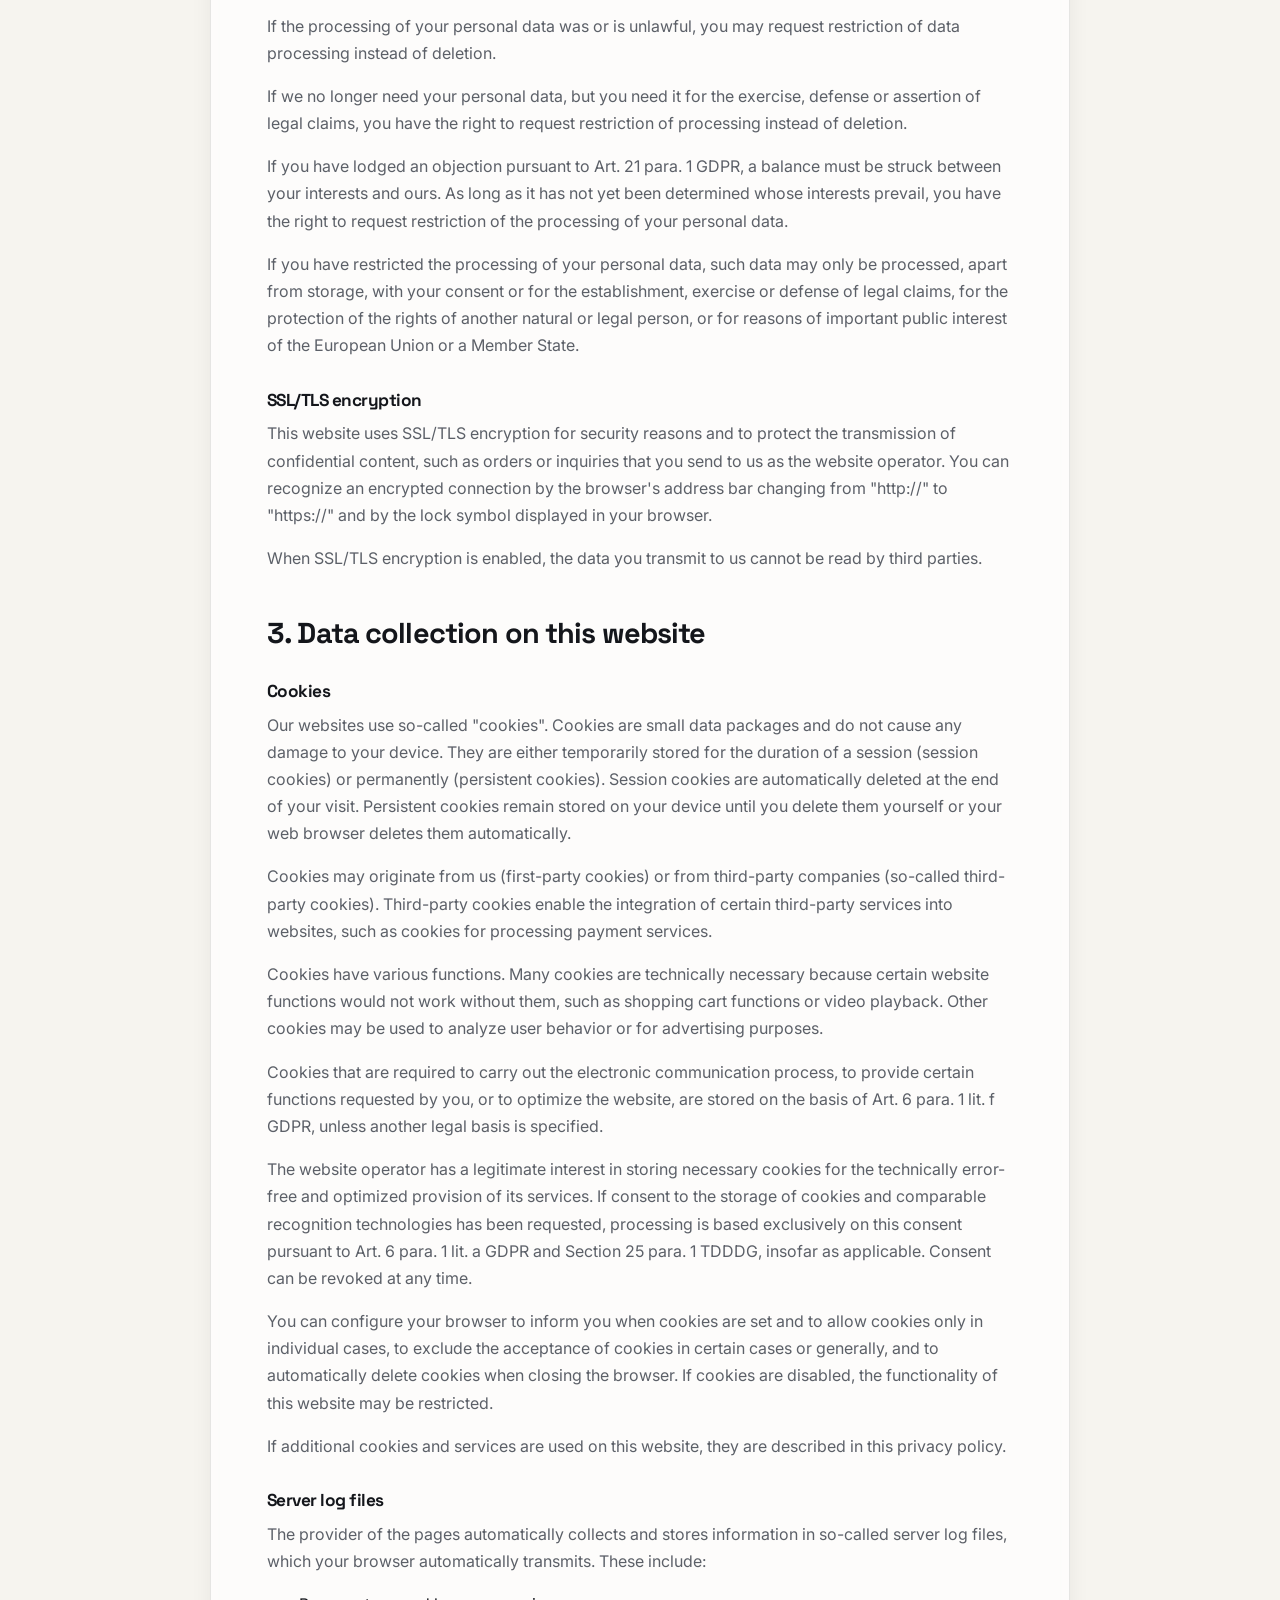
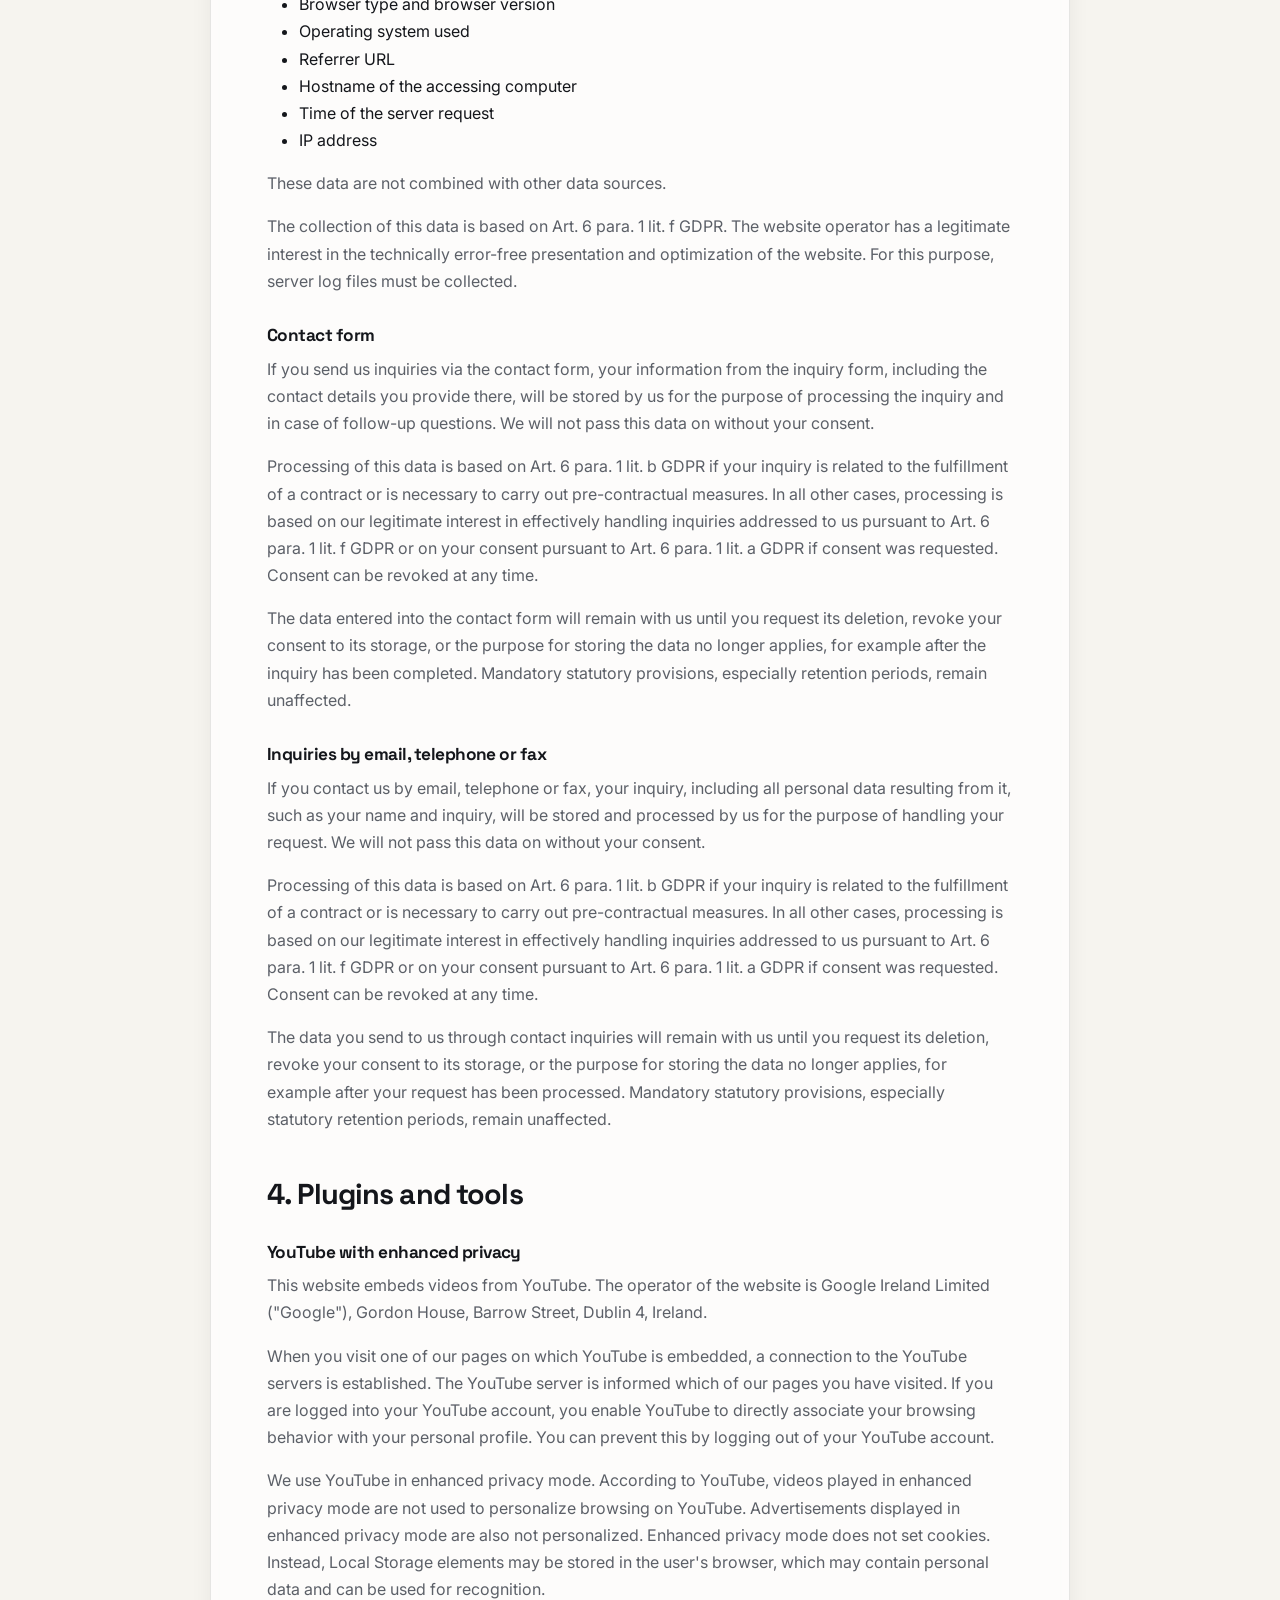
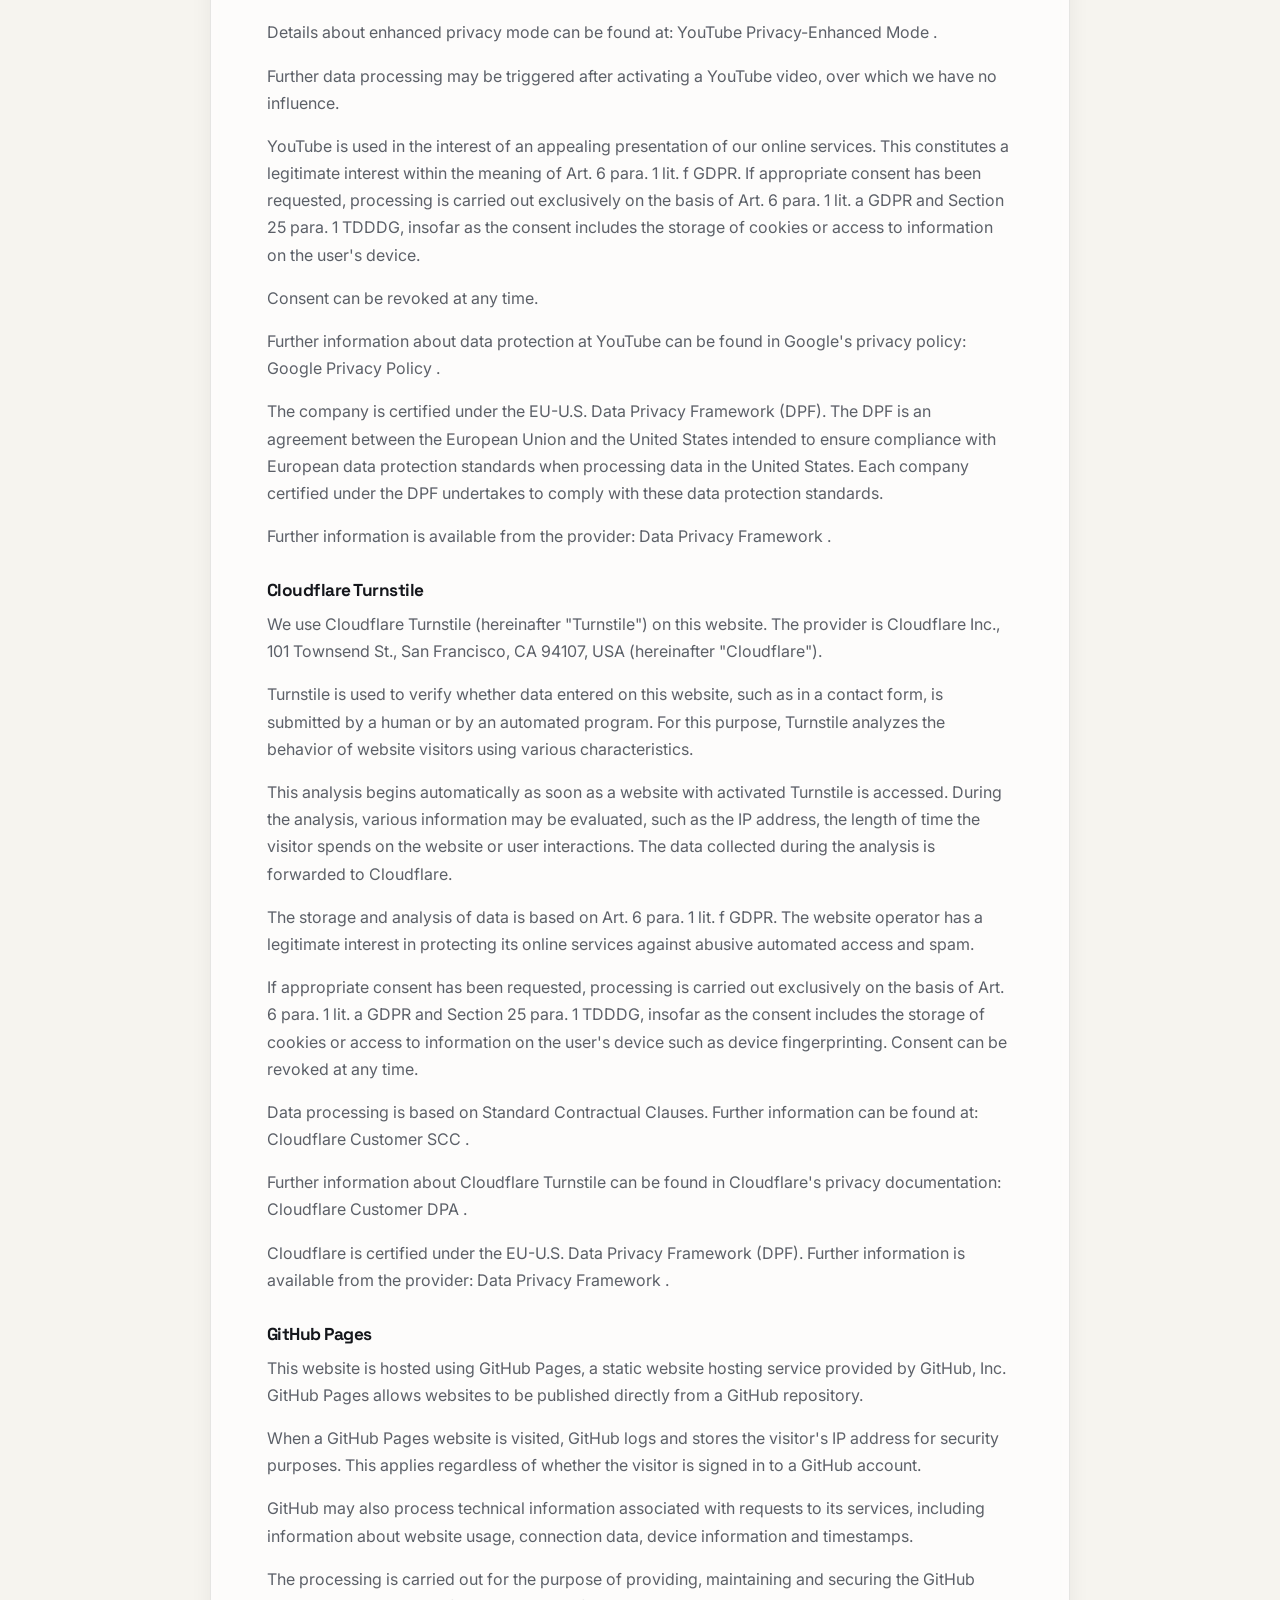
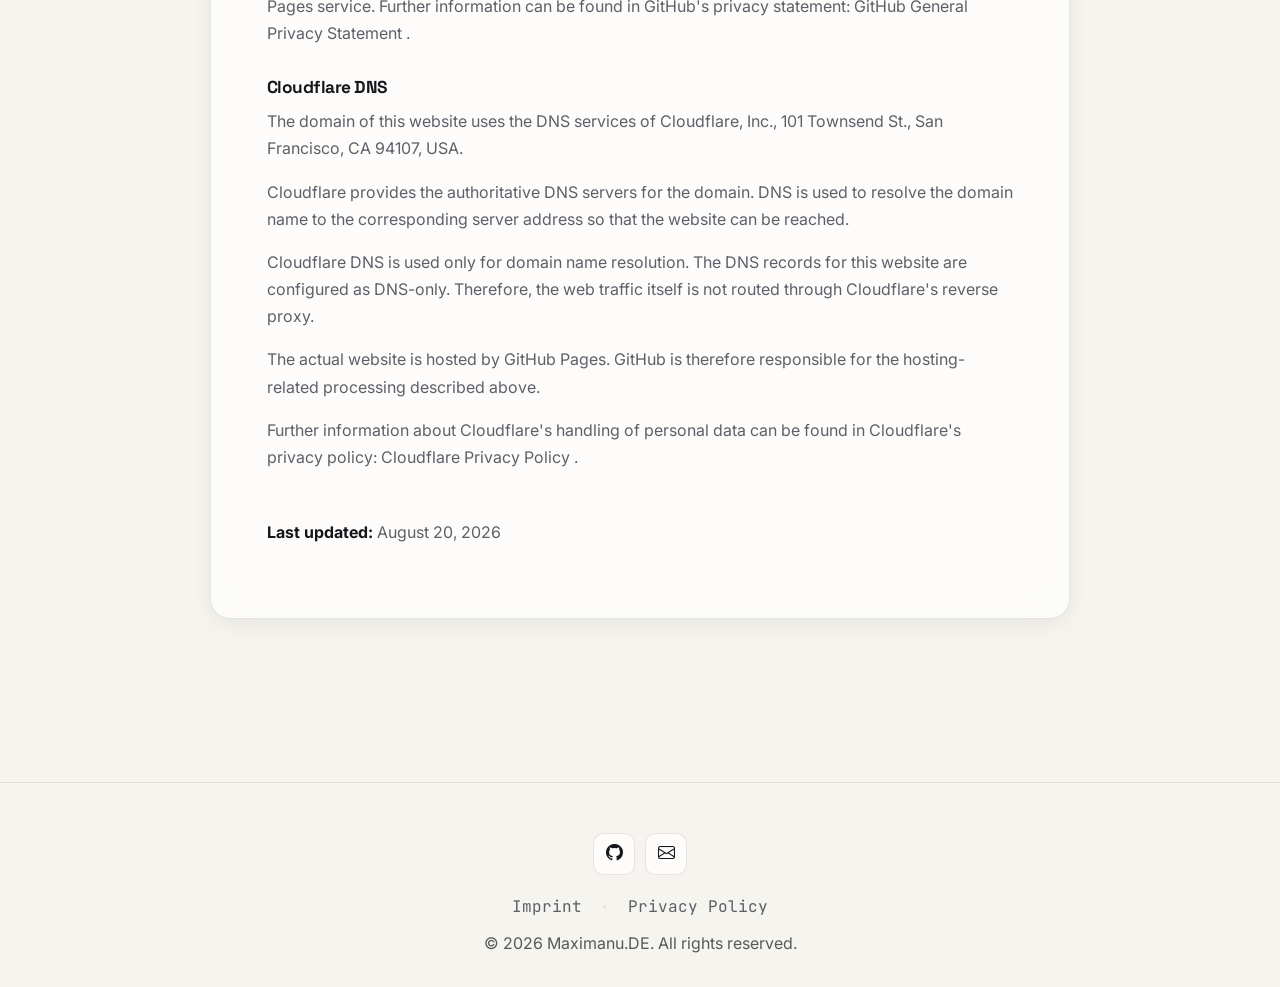
<file: privacy/index.html>
<!DOCTYPE html>
<html lang="en">
<head>
    <meta charset="UTF-8">
    <meta name="viewport" content="width=device-width, initial-scale=1.0">

    <meta name="description" content="Privacy Policy of Maximanu.DE.">

    <link rel="canonical" href="https://maximanu.de/privacy/">

    <meta name="robots" content="noindex">

    <meta property="og:type" content="website">
    <meta property="og:site_name" content="Maximanu.DE">
    <meta property="og:title" content="Privacy Policy - Maximanu.DE">
    <meta property="og:description" content="Privacy Policy of Maximanu.DE.">
    <meta property="og:url" content="https://maximanu.de/privacy/">

    <meta name="theme-color" content="#e2540b">

    <title>Privacy Policy - Maximanu.DE</title>

    <link rel="icon" type="image/svg+xml" href="/favicon.svg">
    <link rel="mask-icon" href="/favicon.svg" color="#e2540b">

    <link rel="preconnect" href="https://fonts.googleapis.com">
    <link rel="preconnect" href="https://fonts.gstatic.com" crossorigin>
    <link
        rel="stylesheet"
        href="https://fonts.googleapis.com/css2?family=Inter:wght@400;500;600;700;800;900&family=Space+Grotesk:wght@500;600;700&family=JetBrains+Mono:wght@400;500;600;700&display=swap"
    >

    <link rel="stylesheet" href="https://cdn.jsdelivr.net/npm/bootstrap@5.3.8/dist/css/bootstrap.min.css">
    <link rel="stylesheet" href="https://cdn.jsdelivr.net/npm/bootstrap-icons@1.13.1/font/bootstrap-icons.min.css">
    <link rel="stylesheet" href="/css/style.css">

    <script>
        (function () {
            var stored = localStorage.getItem("theme");
            var theme = stored === "light" || stored === "dark"
                ? stored
                : (window.matchMedia("(prefers-color-scheme: dark)").matches ? "dark" : "light");
            document.documentElement.setAttribute("data-bs-theme", theme);
        })();
    </script>
</head>

<body>
    <div id="header"></div>

    <main>
        <section class="page-header">
            <div class="container">
                <div class="hero-badge">
                    Privacy
                </div>

                <h1>Privacy Policy</h1>

                <p>
                    Information about the processing of personal data
                    on Maximanu.DE.
                </p>
            </div>
        </section>

        <section class="section pt-0">
            <div class="container">
                <div class="legal-content">

                    <h2>1. Privacy at a glance</h2>

                    <h3>General information</h3>

                    <p>
                        The following information provides a simple overview
                        of what happens to your personal data when you visit
                        this website. Personal data is any data that can be
                        used to personally identify you. Detailed information
                        on data protection can be found in our privacy policy
                        listed below this text.
                    </p>

                    <h3>Data collection on this website</h3>

                    <h4>Who is responsible for data collection on this website?</h4>

                    <p>
                        Data processing on this website is carried out by the
                        website operator. You can find the operator's contact
                        details in the section "Information on the
                        controller" of this privacy policy.
                    </p>

                    <h4>How do we collect your data?</h4>

                    <p>
                        On the one hand, your data is collected when you
                        provide it to us. This may include data that you enter
                        into a contact form, for example.
                    </p>

                    <p>
                        Other data is collected automatically or, where
                        applicable, after your consent, by our IT systems
                        when you visit the website. This is primarily
                        technical data, such as your Internet browser,
                        operating system or the time at which the page was
                        accessed. This data is collected automatically as
                        soon as you enter this website.
                    </p>

                    <h4>What do we use your data for?</h4>

                    <p>
                        Some of the data is collected to ensure that the
                        website is provided without errors. Other data may be
                        used to analyze your user behavior. If contracts can
                        be concluded or initiated through the website, the
                        transmitted data will also be processed for contract
                        offers, orders or other service inquiries.
                    </p>

                    <h4>What rights do you have regarding your data?</h4>

                    <p>
                        You have the right to obtain information free of
                        charge at any time about the origin, recipients and
                        purpose of your stored personal data. You also have
                        the right to request the correction or deletion of
                        this data. If you have given consent to data
                        processing, you may revoke this consent at any time
                        with effect for the future. You also have the right,
                        under certain circumstances, to request the
                        restriction of the processing of your personal data.
                        Furthermore, you have the right to lodge a complaint
                        with the competent supervisory authority.
                    </p>

                    <p>
                        You can contact us at any time regarding this and any
                        other questions concerning data protection.
                    </p>

                    <h3>Analytics tools and third-party tools</h3>

                    <p>
                        When visiting this website, your browsing behavior
                        may be statistically evaluated. This is primarily
                        done using so-called analytics programs.
                    </p>

                    <p>
                        Detailed information about these analytics programs
                        can be found in the following privacy policy.
                    </p>


                    <h2>2. General information and mandatory information</h2>

                    <h3>Privacy</h3>

                    <p>
                        The operators of these pages take the protection of
                        your personal data very seriously. We treat your
                        personal data confidentially and in accordance with
                        applicable data protection laws and this privacy
                        policy.
                    </p>

                    <p>
                        When you use this website, various personal data may
                        be collected. Personal data is data that can be used
                        to personally identify you. This privacy policy
                        explains what data we collect and what we use it for.
                        It also explains how and for what purpose this is
                        done.
                    </p>

                    <p>
                        Please note that data transmission over the Internet
                        (for example, when communicating by email) may have
                        security vulnerabilities. Complete protection of
                        data against access by third parties is not possible.
                    </p>

                    <h3>Information on the controller</h3>

                    <p>
                        The controller responsible for data processing on
                        this website is:
                    </p>

                    <p>
                        <strong>Maxi Wimmer</strong><br>
                        Geranienstraße 6<br>
                        84032 Altdorf<br>
                        Germany
                    </p>

                    <p>
                        Phone: +49 151 28401343<br>
                        Email: solunamcde@gmail.com
                    </p>

                    <p>
                        The controller is the natural or legal person who,
                        alone or jointly with others, determines the purposes
                        and means of processing personal data, such as names,
                        email addresses or similar data.
                    </p>

                    <h3>Storage period</h3>

                    <p>
                        Unless a more specific storage period has been
                        specified in this privacy policy, your personal data
                        will remain with us until the purpose for the data
                        processing no longer applies. If you assert a
                        legitimate request for deletion or revoke your
                        consent to data processing, your data will be
                        deleted unless we have other legally permissible
                        reasons for storing your personal data, such as
                        statutory retention obligations. In the latter case,
                        deletion will take place after these reasons no
                        longer apply.
                    </p>

                    <h3>General information on the legal bases for data
                        processing on this website</h3>

                    <p>
                        If you have consented to data processing, we process
                        your personal data on the basis of Art. 6 para. 1
                        lit. a GDPR or Art. 9 para. 2 lit. a GDPR, insofar as
                        special categories of data pursuant to Art. 9 para. 1
                        GDPR are processed. If you have expressly consented
                        to the transfer of personal data to third countries,
                        data processing is also based on Art. 49 para. 1
                        lit. a GDPR. If you have consented to the storage of
                        cookies or access to information on your device, for
                        example through device fingerprinting, data
                        processing is additionally based on Section 25 para.
                        1 TDDDG. Consent can be revoked at any time.
                    </p>

                    <p>
                        If your data is required for the performance of a
                        contract or for the implementation of pre-contractual
                        measures, we process your data on the basis of Art. 6
                        para. 1 lit. b GDPR. We also process your data if this
                        is necessary to comply with a legal obligation on the
                        basis of Art. 6 para. 1 lit. c GDPR. Data processing
                        may also be based on our legitimate interest pursuant
                        to Art. 6 para. 1 lit. f GDPR. The applicable legal
                        basis in each individual case is specified in the
                        following sections of this privacy policy.
                    </p>

                    <h3>Recipients of personal data</h3>

                    <p>
                        As part of our business activities, we work with
                        various external parties. In some cases, this also
                        requires the transfer of personal data to these
                        external parties.
                    </p>

                    <p>
                        We only disclose personal data to external parties if
                        this is necessary for the performance of a contract,
                        if we are legally obliged to do so, if we have a
                        legitimate interest in the disclosure pursuant to
                        Art. 6 para. 1 lit. f GDPR, or if another legal basis
                        permits the transfer of data.
                    </p>

                    <p>
                        When using processors, we only transfer personal data
                        on the basis of a valid data processing agreement.
                        In the case of joint processing, a joint controller
                        agreement is concluded.
                    </p>

                    <h3>Revocation of your consent to data processing</h3>

                    <p>
                        Many data processing operations are only possible with
                        your express consent. You may revoke consent that you
                        have already given at any time. The lawfulness of
                        data processing carried out before the revocation
                        remains unaffected by the revocation.
                    </p>

                    <h3>Right to object to data collection in special cases
                        and to direct advertising (Art. 21 GDPR)</h3>

                    <p>
                        IF DATA PROCESSING IS CARRIED OUT ON THE BASIS OF
                        ART. 6 PARA. 1 LIT. E OR F GDPR, YOU HAVE THE RIGHT
                        AT ANY TIME TO OBJECT TO THE PROCESSING OF YOUR
                        PERSONAL DATA FOR REASONS ARISING FROM YOUR
                        PARTICULAR SITUATION; THIS ALSO APPLIES TO
                        PROFILING BASED ON THESE PROVISIONS. THE RESPECTIVE
                        LEGAL BASIS ON WHICH PROCESSING IS BASED CAN BE
                        FOUND IN THIS PRIVACY POLICY. IF YOU OBJECT, WE WILL
                        NO LONGER PROCESS YOUR PERSONAL DATA CONCERNED,
                        UNLESS WE CAN DEMONSTRATE COMPELLING LEGITIMATE
                        GROUNDS FOR THE PROCESSING THAT OVERRIDE YOUR
                        INTERESTS, RIGHTS AND FREEDOMS, OR THE PROCESSING
                        SERVES THE ESTABLISHMENT, EXERCISE OR DEFENSE OF
                        LEGAL CLAIMS (OBJECTION PURSUANT TO ART. 21 PARA. 1
                        GDPR).
                    </p>

                    <p>
                        IF YOUR PERSONAL DATA IS PROCESSED FOR THE PURPOSE
                        OF DIRECT ADVERTISING, YOU HAVE THE RIGHT TO OBJECT
                        AT ANY TIME TO THE PROCESSING OF YOUR PERSONAL DATA
                        FOR THE PURPOSE OF SUCH ADVERTISING; THIS ALSO
                        APPLIES TO PROFILING TO THE EXTENT THAT IT IS
                        CONNECTED WITH SUCH DIRECT ADVERTISING. IF YOU
                        OBJECT, YOUR PERSONAL DATA WILL NO LONGER BE USED
                        FOR THE PURPOSE OF DIRECT ADVERTISING (OBJECTION
                        PURSUANT TO ART. 21 PARA. 2 GDPR).
                    </p>

                    <h3>Right to lodge a complaint with the competent
                        supervisory authority</h3>

                    <p>
                        In the event of violations of the GDPR, data subjects
                        have the right to lodge a complaint with a supervisory
                        authority, in particular in the Member State of their
                        habitual residence, place of work or place of the
                        alleged infringement. The right to lodge a complaint
                        exists without prejudice to any other administrative
                        or judicial remedies.
                    </p>

                    <h3>Right to data portability</h3>

                    <p>
                        You have the right to have data that we process
                        automatically on the basis of your consent or in
                        fulfillment of a contract handed over to you or a
                        third party in a commonly used, machine-readable
                        format. If you request the direct transfer of the
                        data to another controller, this will only be done
                        insofar as it is technically feasible.
                    </p>

                    <h3>Access, correction and deletion</h3>

                    <p>
                        Within the scope of applicable legal provisions, you
                        have the right at any time to obtain free information
                        about your stored personal data, its origin and
                        recipients and the purpose of the data processing,
                        and, where applicable, the right to correction or
                        deletion of this data.
                    </p>

                    <p>
                        You can contact us at any time regarding this and any
                        other questions concerning personal data.
                    </p>

                    <h3>Right to restriction of processing</h3>

                    <p>
                        You have the right to request the restriction of the
                        processing of your personal data. You can contact us
                        at any time regarding this.
                    </p>

                    <p>
                        The right to restriction of processing exists in the
                        following cases:
                    </p>

                    <p>
                        If you dispute the accuracy of your personal data
                        stored by us, we generally need time to verify this.
                        For the duration of the verification, you have the
                        right to request restriction of the processing of
                        your personal data.
                    </p>

                    <p>
                        If the processing of your personal data was or is
                        unlawful, you may request restriction of data
                        processing instead of deletion.
                    </p>

                    <p>
                        If we no longer need your personal data, but you need
                        it for the exercise, defense or assertion of legal
                        claims, you have the right to request restriction of
                        processing instead of deletion.
                    </p>

                    <p>
                        If you have lodged an objection pursuant to Art. 21
                        para. 1 GDPR, a balance must be struck between your
                        interests and ours. As long as it has not yet been
                        determined whose interests prevail, you have the
                        right to request restriction of the processing of
                        your personal data.
                    </p>

                    <p>
                        If you have restricted the processing of your
                        personal data, such data may only be processed,
                        apart from storage, with your consent or for the
                        establishment, exercise or defense of legal claims,
                        for the protection of the rights of another natural
                        or legal person, or for reasons of important public
                        interest of the European Union or a Member State.
                    </p>

                    <h3>SSL/TLS encryption</h3>

                    <p>
                        This website uses SSL/TLS encryption for security
                        reasons and to protect the transmission of
                        confidential content, such as orders or inquiries
                        that you send to us as the website operator. You can
                        recognize an encrypted connection by the browser's
                        address bar changing from "http://" to "https://" and
                        by the lock symbol displayed in your browser.
                    </p>

                    <p>
                        When SSL/TLS encryption is enabled, the data you
                        transmit to us cannot be read by third parties.
                    </p>


                    <h2>3. Data collection on this website</h2>

                    <h3>Cookies</h3>

                    <p>
                        Our websites use so-called "cookies". Cookies are
                        small data packages and do not cause any damage to
                        your device. They are either temporarily stored for
                        the duration of a session (session cookies) or
                        permanently (persistent cookies). Session cookies are
                        automatically deleted at the end of your visit.
                        Persistent cookies remain stored on your device until
                        you delete them yourself or your web browser deletes
                        them automatically.
                    </p>

                    <p>
                        Cookies may originate from us (first-party cookies)
                        or from third-party companies (so-called
                        third-party cookies). Third-party cookies enable the
                        integration of certain third-party services into
                        websites, such as cookies for processing payment
                        services.
                    </p>

                    <p>
                        Cookies have various functions. Many cookies are
                        technically necessary because certain website
                        functions would not work without them, such as
                        shopping cart functions or video playback. Other
                        cookies may be used to analyze user behavior or for
                        advertising purposes.
                    </p>

                    <p>
                        Cookies that are required to carry out the electronic
                        communication process, to provide certain functions
                        requested by you, or to optimize the website, are
                        stored on the basis of Art. 6 para. 1 lit. f GDPR,
                        unless another legal basis is specified.
                    </p>

                    <p>
                        The website operator has a legitimate interest in
                        storing necessary cookies for the technically
                        error-free and optimized provision of its services.
                        If consent to the storage of cookies and comparable
                        recognition technologies has been requested,
                        processing is based exclusively on this consent
                        pursuant to Art. 6 para. 1 lit. a GDPR and Section 25
                        para. 1 TDDDG, insofar as applicable. Consent can be
                        revoked at any time.
                    </p>

                    <p>
                        You can configure your browser to inform you when
                        cookies are set and to allow cookies only in
                        individual cases, to exclude the acceptance of
                        cookies in certain cases or generally, and to
                        automatically delete cookies when closing the
                        browser. If cookies are disabled, the functionality
                        of this website may be restricted.
                    </p>

                    <p>
                        If additional cookies and services are used on this
                        website, they are described in this privacy policy.
                    </p>

                    <h3>Server log files</h3>

                    <p>
                        The provider of the pages automatically collects and
                        stores information in so-called server log files,
                        which your browser automatically transmits. These
                        include:
                    </p>

                    <ul>
                        <li>Browser type and browser version</li>
                        <li>Operating system used</li>
                        <li>Referrer URL</li>
                        <li>Hostname of the accessing computer</li>
                        <li>Time of the server request</li>
                        <li>IP address</li>
                    </ul>

                    <p>
                        These data are not combined with other data sources.
                    </p>

                    <p>
                        The collection of this data is based on Art. 6 para.
                        1 lit. f GDPR. The website operator has a legitimate
                        interest in the technically error-free presentation
                        and optimization of the website. For this purpose,
                        server log files must be collected.
                    </p>


                    <h3>Contact form</h3>

                    <p>
                        If you send us inquiries via the contact form, your
                        information from the inquiry form, including the
                        contact details you provide there, will be stored by
                        us for the purpose of processing the inquiry and in
                        case of follow-up questions. We will not pass this
                        data on without your consent.
                    </p>

                    <p>
                        Processing of this data is based on Art. 6 para. 1
                        lit. b GDPR if your inquiry is related to the
                        fulfillment of a contract or is necessary to carry
                        out pre-contractual measures. In all other cases,
                        processing is based on our legitimate interest in
                        effectively handling inquiries addressed to us
                        pursuant to Art. 6 para. 1 lit. f GDPR or on your
                        consent pursuant to Art. 6 para. 1 lit. a GDPR if
                        consent was requested. Consent can be revoked at any
                        time.
                    </p>

                    <p>
                        The data entered into the contact form will remain
                        with us until you request its deletion, revoke your
                        consent to its storage, or the purpose for storing
                        the data no longer applies, for example after the
                        inquiry has been completed. Mandatory statutory
                        provisions, especially retention periods, remain
                        unaffected.
                    </p>


                    <h3>Inquiries by email, telephone or fax</h3>

                    <p>
                        If you contact us by email, telephone or fax, your
                        inquiry, including all personal data resulting from
                        it, such as your name and inquiry, will be stored and
                        processed by us for the purpose of handling your
                        request. We will not pass this data on without your
                        consent.
                    </p>

                    <p>
                        Processing of this data is based on Art. 6 para. 1
                        lit. b GDPR if your inquiry is related to the
                        fulfillment of a contract or is necessary to carry
                        out pre-contractual measures. In all other cases,
                        processing is based on our legitimate interest in
                        effectively handling inquiries addressed to us
                        pursuant to Art. 6 para. 1 lit. f GDPR or on your
                        consent pursuant to Art. 6 para. 1 lit. a GDPR if
                        consent was requested. Consent can be revoked at any
                        time.
                    </p>

                    <p>
                        The data you send to us through contact inquiries
                        will remain with us until you request its deletion,
                        revoke your consent to its storage, or the purpose
                        for storing the data no longer applies, for example
                        after your request has been processed. Mandatory
                        statutory provisions, especially statutory retention
                        periods, remain unaffected.
                    </p>


                    <h2>4. Plugins and tools</h2>

                    <h3>YouTube with enhanced privacy</h3>

                    <p>
                        This website embeds videos from YouTube. The operator
                        of the website is Google Ireland Limited ("Google"),
                        Gordon House, Barrow Street, Dublin 4, Ireland.
                    </p>

                    <p>
                        When you visit one of our pages on which YouTube is
                        embedded, a connection to the YouTube servers is
                        established. The YouTube server is informed which of
                        our pages you have visited. If you are logged into
                        your YouTube account, you enable YouTube to directly
                        associate your browsing behavior with your personal
                        profile. You can prevent this by logging out of your
                        YouTube account.
                    </p>

                    <p>
                        We use YouTube in enhanced privacy mode. According to
                        YouTube, videos played in enhanced privacy mode are
                        not used to personalize browsing on YouTube.
                        Advertisements displayed in enhanced privacy mode are
                        also not personalized. Enhanced privacy mode does not
                        set cookies. Instead, Local Storage elements may be
                        stored in the user's browser, which may contain
                        personal data and can be used for recognition.
                    </p>

                    <p>
                        Details about enhanced privacy mode can be found at:
                        <a href="https://support.google.com/youtube/answer/171780"
                           target="_blank"
                           rel="noopener noreferrer">
                            YouTube Privacy-Enhanced Mode
                        </a>.
                    </p>

                    <p>
                        Further data processing may be triggered after
                        activating a YouTube video, over which we have no
                        influence.
                    </p>

                    <p>
                        YouTube is used in the interest of an appealing
                        presentation of our online services. This constitutes
                        a legitimate interest within the meaning of Art. 6
                        para. 1 lit. f GDPR. If appropriate consent has been
                        requested, processing is carried out exclusively on
                        the basis of Art. 6 para. 1 lit. a GDPR and Section
                        25 para. 1 TDDDG, insofar as the consent includes the
                        storage of cookies or access to information on the
                        user's device.
                    </p>

                    <p>
                        Consent can be revoked at any time.
                    </p>

                    <p>
                        Further information about data protection at YouTube
                        can be found in Google's privacy policy:
                        <a href="https://policies.google.com/privacy?hl=en"
                           target="_blank"
                           rel="noopener noreferrer">
                            Google Privacy Policy
                        </a>.
                    </p>

                    <p>
                        The company is certified under the EU-U.S. Data
                        Privacy Framework (DPF). The DPF is an agreement
                        between the European Union and the United States
                        intended to ensure compliance with European data
                        protection standards when processing data in the
                        United States. Each company certified under the DPF
                        undertakes to comply with these data protection
                        standards.
                    </p>

                    <p>
                        Further information is available from the provider:
                        <a href="https://www.dataprivacyframework.gov/"
                           target="_blank"
                           rel="noopener noreferrer">
                            Data Privacy Framework
                        </a>.
                    </p>


                    <h3>Cloudflare Turnstile</h3>

                    <p>
                        We use Cloudflare Turnstile (hereinafter "Turnstile")
                        on this website. The provider is Cloudflare Inc.,
                        101 Townsend St., San Francisco, CA 94107, USA
                        (hereinafter "Cloudflare").
                    </p>

                    <p>
                        Turnstile is used to verify whether data entered on
                        this website, such as in a contact form, is submitted
                        by a human or by an automated program. For this
                        purpose, Turnstile analyzes the behavior of website
                        visitors using various characteristics.
                    </p>

                    <p>
                        This analysis begins automatically as soon as a
                        website with activated Turnstile is accessed. During
                        the analysis, various information may be evaluated,
                        such as the IP address, the length of time the
                        visitor spends on the website or user interactions.
                        The data collected during the analysis is forwarded
                        to Cloudflare.
                    </p>

                    <p>
                        The storage and analysis of data is based on Art. 6
                        para. 1 lit. f GDPR. The website operator has a
                        legitimate interest in protecting its online services
                        against abusive automated access and spam.
                    </p>

                    <p>
                        If appropriate consent has been requested, processing
                        is carried out exclusively on the basis of Art. 6
                        para. 1 lit. a GDPR and Section 25 para. 1 TDDDG,
                        insofar as the consent includes the storage of
                        cookies or access to information on the user's device
                        such as device fingerprinting. Consent can be revoked
                        at any time.
                    </p>

                    <p>
                        Data processing is based on Standard Contractual
                        Clauses. Further information can be found at:
                        <a href="https://www.cloudflare.com/cloudflare-customer-scc/"
                           target="_blank"
                           rel="noopener noreferrer">
                            Cloudflare Customer SCC
                        </a>.
                    </p>

                    <p>
                        Further information about Cloudflare Turnstile can be
                        found in Cloudflare's privacy documentation:
                        <a href="https://www.cloudflare.com/cloudflare-customer-dpa/"
                           target="_blank"
                           rel="noopener noreferrer">
                            Cloudflare Customer DPA
                        </a>.
                    </p>

                    <p>
                        Cloudflare is certified under the EU-U.S. Data
                        Privacy Framework (DPF). Further information is
                        available from the provider:
                        <a href="https://www.dataprivacyframework.gov/"
                           target="_blank"
                           rel="noopener noreferrer">
                            Data Privacy Framework
                        </a>.
                    </p>


                    <h3>GitHub Pages</h3>

                    <p>
                        This website is hosted using GitHub Pages, a static
                        website hosting service provided by GitHub, Inc.
                        GitHub Pages allows websites to be published directly
                        from a GitHub repository.
                    </p>

                    <p>
                        When a GitHub Pages website is visited, GitHub logs
                        and stores the visitor's IP address for security
                        purposes. This applies regardless of whether the
                        visitor is signed in to a GitHub account.
                    </p>

                    <p>
                        GitHub may also process technical information
                        associated with requests to its services, including
                        information about website usage, connection data,
                        device information and timestamps.
                    </p>

                    <p>
                        The processing is carried out for the purpose of
                        providing, maintaining and securing the GitHub Pages
                        service. Further information can be found in
                        GitHub's privacy statement:
                        <a href="https://docs.github.com/en/site-policy/privacy-policies/github-general-privacy-statement"
                           target="_blank"
                           rel="noopener noreferrer">
                            GitHub General Privacy Statement
                        </a>.
                    </p>


                    <h3>Cloudflare DNS</h3>

                    <p>
                        The domain of this website uses the DNS services of
                        Cloudflare, Inc., 101 Townsend St., San Francisco,
                        CA 94107, USA.
                    </p>

                    <p>
                        Cloudflare provides the authoritative DNS servers for
                        the domain. DNS is used to resolve the domain name to
                        the corresponding server address so that the website
                        can be reached.
                    </p>

                    <p>
                        Cloudflare DNS is used only for domain name
                        resolution. The DNS records for this website are
                        configured as DNS-only. Therefore, the web traffic
                        itself is not routed through Cloudflare's reverse
                        proxy.
                    </p>

                    <p>
                        The actual website is hosted by GitHub Pages. GitHub
                        is therefore responsible for the hosting-related
                        processing described above.
                    </p>

                    <p>
                        Further information about Cloudflare's handling of
                        personal data can be found in Cloudflare's privacy
                        policy:
                        <a href="https://www.cloudflare.com/privacypolicy/"
                           target="_blank"
                           rel="noopener noreferrer">
                            Cloudflare Privacy Policy
                        </a>.
                    </p>


                    <p class="mt-5">
                        <strong>Last updated:</strong> August 20, 2026
                    </p>

                </div>
            </div>
        </section>
    </main>

    <div id="footer"></div>

    <script src="https://cdn.jsdelivr.net/npm/bootstrap@5.3.8/dist/js/bootstrap.bundle.min.js"></script>
    <script src="/js/main.js"></script>
</body>
</html>
</file>
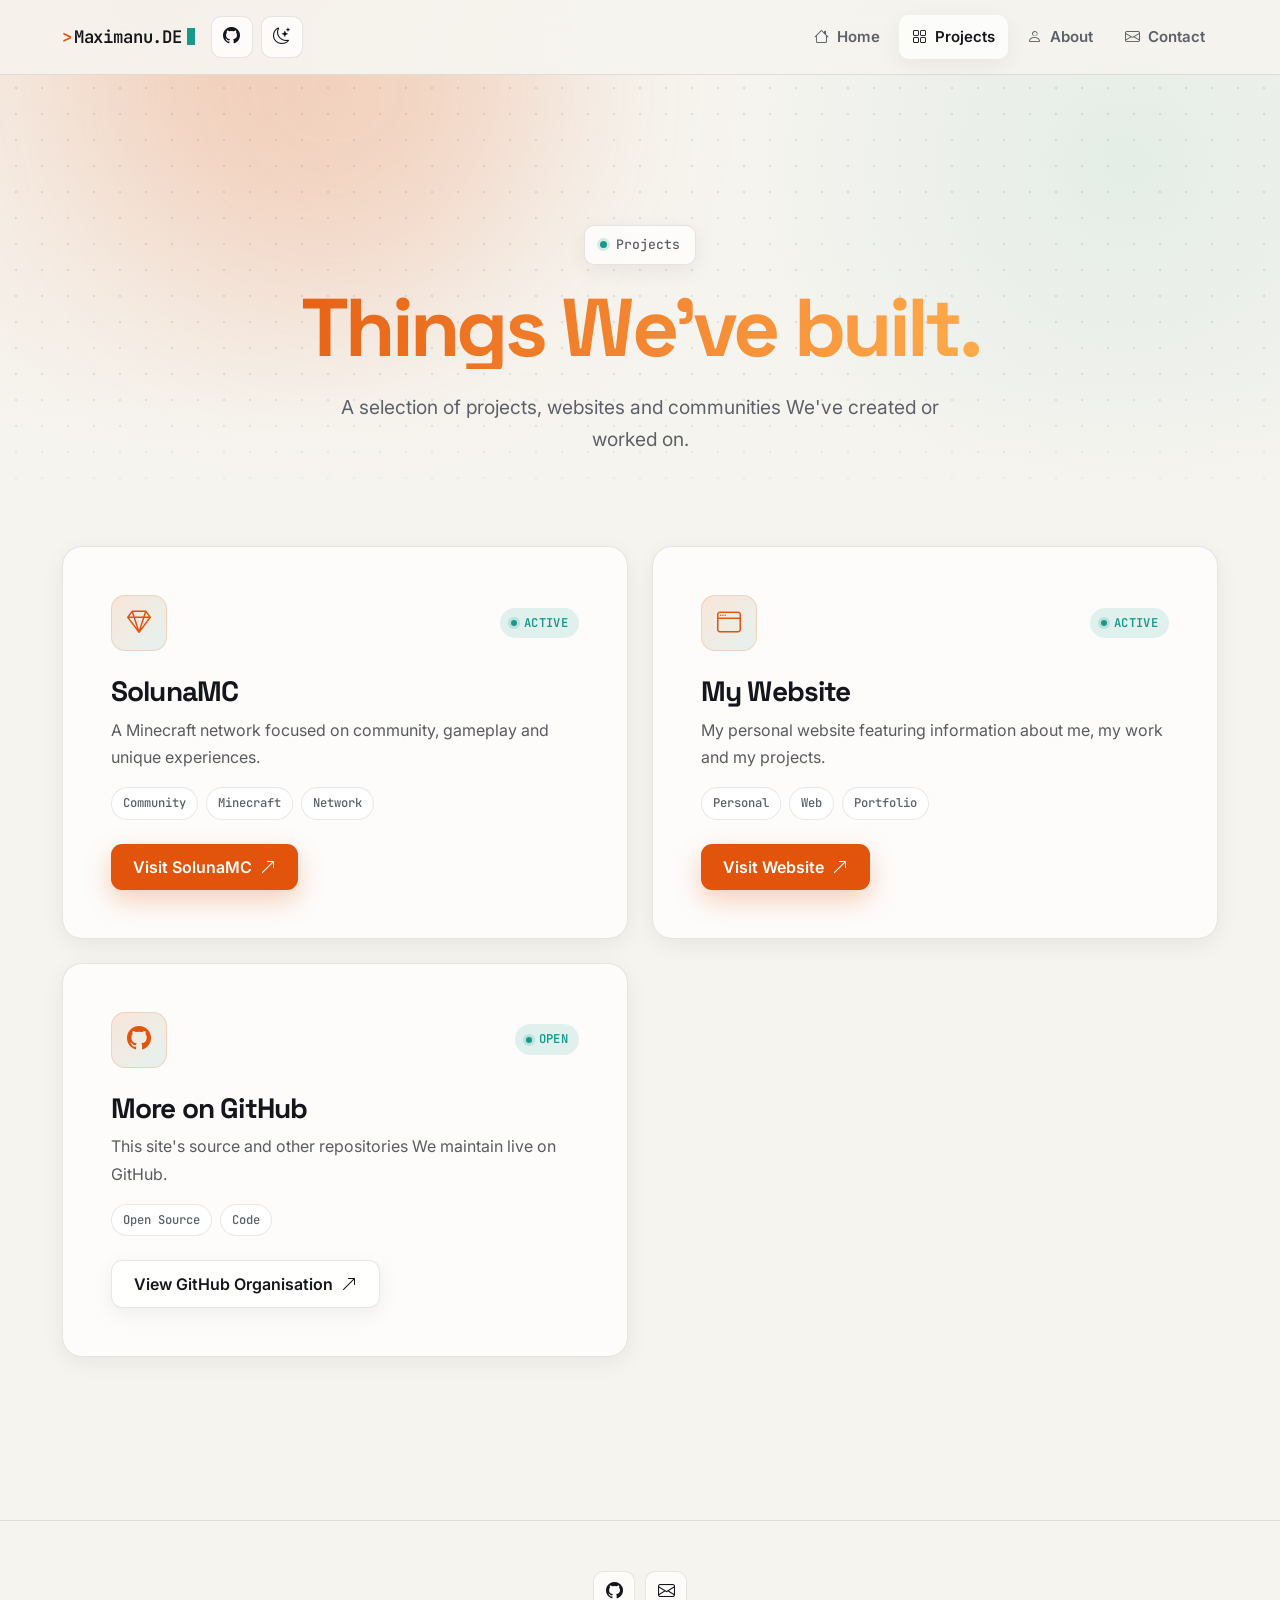
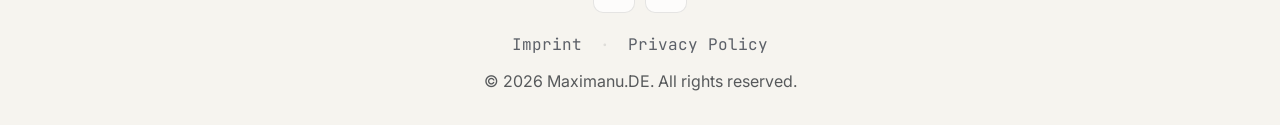
<file: projects/index.html>
<!DOCTYPE html>
<html lang="en">
<head>
    <meta charset="UTF-8">
    <meta name="viewport" content="width=device-width, initial-scale=1.0">

    <meta name="description" content="Explore the projects created and maintained by Maximanu.DE.">

    <link rel="canonical" href="https://maximanu.de/projects/">

    <meta property="og:type" content="website">
    <meta property="og:site_name" content="Maximanu.DE">
    <meta property="og:title" content="Projects - Maximanu.DE">
    <meta property="og:description" content="Explore the projects created and maintained by Maximanu.DE.">
    <meta property="og:url" content="https://maximanu.de/projects/">

    <meta name="twitter:card" content="summary">
    <meta name="twitter:title" content="Projects - Maximanu.DE">
    <meta name="twitter:description" content="Explore the projects created and maintained by Maximanu.DE.">

    <meta name="theme-color" content="#e2540b">

    <title>Projects - Maximanu.DE</title>

    <link rel="icon" type="image/svg+xml" href="/favicon.svg">
    <link rel="mask-icon" href="/favicon.svg" color="#e2540b">

    <link rel="preconnect" href="https://fonts.googleapis.com">
    <link rel="preconnect" href="https://fonts.gstatic.com" crossorigin>
    <link
        rel="stylesheet"
        href="https://fonts.googleapis.com/css2?family=Inter:wght@400;500;600;700;800;900&family=Space+Grotesk:wght@500;600;700&family=JetBrains+Mono:wght@400;500;600;700&display=swap"
    >

    <link rel="stylesheet" href="https://cdn.jsdelivr.net/npm/bootstrap@5.3.8/dist/css/bootstrap.min.css">
    <link rel="stylesheet" href="https://cdn.jsdelivr.net/npm/bootstrap-icons@1.13.1/font/bootstrap-icons.min.css">
    <link rel="stylesheet" href="/css/style.css">

    <script>
        (function () {
            var stored = localStorage.getItem("theme");
            var theme = stored === "light" || stored === "dark"
                ? stored
                : (window.matchMedia("(prefers-color-scheme: dark)").matches ? "dark" : "light");
            document.documentElement.setAttribute("data-bs-theme", theme);
        })();
    </script>
</head>

<body>
    <div id="header"></div>

    <main>
        <section class="page-header">
            <div class="container">
                <div class="hero-badge">
                    Projects
                </div>

                <h1>Things We've built.</h1>

                <p>
                    A selection of projects, websites and communities
                    We've created or worked on.
                </p>
            </div>
        </section>

        <section class="section pt-0">
            <div class="container">
                <div class="row g-4">
                    <div class="col-md-6">
                        <article class="card h-100 reveal">
                            <div class="card-body p-4 p-lg-5">
                                <div class="d-flex align-items-center justify-content-between mb-4">
                                    <div class="feature-icon mb-0">
                                        <i class="bi bi-gem"></i>
                                    </div>

                                    <span class="status-badge">Active</span>
                                </div>

                                <h2 class="h3 fw-bold">SolunaMC</h2>

                                <p class="text-body-secondary">
                                    A Minecraft network focused on community,
                                    gameplay and unique experiences.
                                </p>

                                <div class="d-flex flex-wrap gap-2 mb-4">
                                    <span class="tag">Community</span>
                                    <span class="tag">Minecraft</span>
                                    <span class="tag">Network</span>
                                </div>

                                <a href="https://solunamc.de"
                                   class="btn btn-primary"
                                   target="_blank"
                                   rel="noopener noreferrer">
                                    Visit SolunaMC
                                    <i class="bi bi-arrow-up-right ms-1"></i>
                                </a>
                            </div>
                        </article>
                    </div>

                    <div class="col-md-6">
                        <article class="card h-100 reveal">
                            <div class="card-body p-4 p-lg-5">
                                <div class="d-flex align-items-center justify-content-between mb-4">
                                    <div class="feature-icon mb-0">
                                        <i class="bi bi-window"></i>
                                    </div>

                                    <span class="status-badge">Active</span>
                                </div>

                                <h2 class="h3 fw-bold">My Website</h2>

                                <p class="text-body-secondary">
                                    My personal website featuring information
                                    about me, my work and my projects.
                                </p>

                                <div class="d-flex flex-wrap gap-2 mb-4">
                                    <span class="tag">Personal</span>
                                    <span class="tag">Web</span>
                                    <span class="tag">Portfolio</span>
                                </div>

                                <a href="https://maxi.maximanu.de"
                                   class="btn btn-primary"
                                   target="_blank"
                                   rel="noopener noreferrer">
                                    Visit Website
                                    <i class="bi bi-arrow-up-right ms-1"></i>
                                </a>
                            </div>
                        </article>
                    </div>

                    <div class="col-md-6">
                        <article class="card h-100 reveal">
                            <div class="card-body p-4 p-lg-5">
                                <div class="d-flex align-items-center justify-content-between mb-4">
                                    <div class="feature-icon mb-0">
                                        <i class="bi bi-github"></i>
                                    </div>

                                    <span class="status-badge">Open</span>
                                </div>

                                <h2 class="h3 fw-bold">More on GitHub</h2>

                                <p class="text-body-secondary">
                                    This site's source and other repositories
                                    We maintain live on GitHub.
                                </p>

                                <div class="d-flex flex-wrap gap-2 mb-4">
                                    <span class="tag">Open Source</span>
                                    <span class="tag">Code</span>
                                </div>

                                <a href="https://github.com/MaximanuDE"
                                   class="btn btn-secondary"
                                   target="_blank"
                                   rel="noopener noreferrer">
                                    View GitHub Organisation
                                    <i class="bi bi-arrow-up-right ms-1"></i>
                                </a>
                            </div>
                        </article>
                    </div>
                </div>
            </div>
        </section>
    </main>

    <div id="footer"></div>

    <script src="https://cdn.jsdelivr.net/npm/bootstrap@5.3.8/dist/js/bootstrap.bundle.min.js"></script>
    <script src="/js/main.js"></script>
</body>
</html>
</file>
<file: css/style.css>
:root {
    --bg: #f6f4ef;
    --bg-alt: #ece7db;
    --surface: rgba(255, 255, 255, 0.72);
    --surface-solid: #ffffff;
    --text: #14161b;
    --text-muted: #5c6068;
    --border: rgba(20, 22, 27, 0.1);

    --primary: #e2540b;
    --primary-2: #ffab4c;
    --accent: #17998a;

    --gradient: linear-gradient(
        100deg,
        var(--primary) 0%,
        var(--primary-2) 48%,
        var(--accent) 100%
    );

    --shadow-sm: 0 6px 22px rgba(20, 22, 27, 0.06);
    --shadow-md: 0 16px 42px rgba(20, 22, 27, 0.09);
    --shadow-lg: 0 28px 80px rgba(20, 22, 27, 0.14);

    --radius-sm: 12px;
    --radius-md: 16px;
    --radius-lg: 20px;

    --font-heading: "Space Grotesk", Inter, sans-serif;
    --font-body:
        Inter,
        -apple-system,
        BlinkMacSystemFont,
        "Segoe UI",
        Roboto,
        Helvetica,
        Arial,
        sans-serif;
    --font-mono: "JetBrains Mono", ui-monospace, SFMono-Regular, Menlo, Consolas, monospace;

    --transition: 200ms cubic-bezier(0.2, 0.8, 0.2, 1);
}

@media (prefers-color-scheme: dark) {
    :root:not([data-bs-theme="light"]) {
        --bg: #0a0c11;
        --bg-alt: #10131a;
        --surface: rgba(19, 22, 30, 0.72);
        --surface-solid: #12151d;
        --text: #f3f1ea;
        --text-muted: #979ca7;
        --border: rgba(255, 255, 255, 0.09);

        --primary: #ff7a3d;
        --primary-2: #ffc169;
        --accent: #2fd4bf;

        --shadow-sm: 0 6px 22px rgba(0, 0, 0, 0.28);
        --shadow-md: 0 16px 42px rgba(0, 0, 0, 0.36);
        --shadow-lg: 0 28px 80px rgba(0, 0, 0, 0.5);
    }
}

:root[data-bs-theme="dark"] {
    --bg: #0a0c11;
    --bg-alt: #10131a;
    --surface: rgba(19, 22, 30, 0.72);
    --surface-solid: #12151d;
    --text: #f3f1ea;
    --text-muted: #979ca7;
    --border: rgba(255, 255, 255, 0.09);

    --primary: #ff7a3d;
    --primary-2: #ffc169;
    --accent: #2fd4bf;

    --shadow-sm: 0 6px 22px rgba(0, 0, 0, 0.28);
    --shadow-md: 0 16px 42px rgba(0, 0, 0, 0.36);
    --shadow-lg: 0 28px 80px rgba(0, 0, 0, 0.5);
}

/* Base */

html {
    scroll-behavior: smooth;
}

body {
    min-height: 100vh;
    margin: 0;
    overflow-x: hidden;

    background:
        radial-gradient(
            circle at 12% 0%,
            rgba(226, 84, 11, 0.1),
            transparent 32%
        ),
        radial-gradient(
            circle at 88% 18%,
            rgba(23, 153, 138, 0.08),
            transparent 30%
        ),
        var(--bg);
    background-attachment: fixed;

    color: var(--text);

    font-family: var(--font-body);

    line-height: 1.7;

    transition:
        background-color 300ms ease,
        color 300ms ease;
}

* {
    box-sizing: border-box;
}

::selection {
    background: rgba(226, 84, 11, 0.24);
}

img {
    max-width: 100%;
    height: auto;
}

a {
    color: inherit;
    text-decoration: none;
    transition:
        color var(--transition),
        opacity var(--transition);
}

a:hover {
    color: var(--primary);
}

/* Bootstrap container override */

.container {
    width: min(1180px, calc(100% - 40px));
    max-width: none;
    margin-inline: auto;
}

/* Typography */

h1,
h2,
h3,
h4,
h5,
h6 {
    color: var(--text);
    font-family: var(--font-heading);
    font-weight: 700;
    letter-spacing: -0.03em;
}

p {
    color: var(--text-muted);
}

.mono {
    font-family: var(--font-mono);
}

.display-1,
.display-2,
.display-3,
.display-4,
.display-5,
.display-6 {
    font-family: var(--font-heading);
    font-weight: 700;
    letter-spacing: -0.04em;
}

/* Header */

.navbar {
    position: sticky;
    top: 0;
    z-index: 1000;

    /*
       padding, not min-height: Bootstrap's .navbar is align-items:center
       around its single .container child. A min-height taller than the
       collapsed content gives align-items:center slack to center the
       container in; opening the mobile menu grows the container past
       that min-height, the slack disappears, and the centered content
       snaps to the top — a visible jump. Sizing the bar from padding
       alone means its height always equals the container's height, so
       there is never slack to redistribute in either state.
    */
    padding-block: 15px !important;

    border-bottom: 1px solid var(--border) !important;

    background: rgba(246, 244, 239, 0.78) !important;

    backdrop-filter: blur(20px);
    -webkit-backdrop-filter: blur(20px);

    transition:
        background var(--transition),
        border-color var(--transition);
}

@media (max-width: 991.98px) {
    .navbar-collapse {
        margin-top: 15px;
    }
}

@media (prefers-color-scheme: dark) {
    :root:not([data-bs-theme="light"]) .navbar {
        background: rgba(10, 12, 17, 0.78) !important;
    }
}

[data-bs-theme="dark"] .navbar {
    background: rgba(10, 12, 17, 0.78) !important;
}

.navbar-brand {
    display: inline-flex;
    align-items: baseline;
    gap: 2px;

    color: var(--text) !important;

    font-family: var(--font-mono);
    font-size: 1.08rem;
    font-weight: 600;
    letter-spacing: -0.01em;
}

.navbar-brand:hover {
    color: var(--primary) !important;
}

.navbar-brand .prompt {
    color: var(--primary);
}

.navbar-brand .cursor {
    display: inline-block;
    width: 8px;
    height: 1em;
    margin-left: 3px;

    background: var(--accent);

    position: relative;
    top: 2px;

    animation: blink 1.1s step-end infinite;
}

.navbar-nav {
    gap: 6px;
}

.nav-link {
    padding: 9px 13px !important;
    border-radius: 10px;

    color: var(--text-muted) !important;

    font-size: 0.94rem;
    font-weight: 600;

    transition:
        color var(--transition),
        background var(--transition),
        transform var(--transition);
}

.nav-link:hover {
    color: var(--text) !important;
    background: var(--surface);
    transform: translateY(-1px);
}

.nav-link.active {
    color: var(--text) !important;
    background: var(--surface);
    box-shadow: var(--shadow-sm);
}

.navbar-toggler {
    padding: 8px 10px;
    border: 1px solid var(--border) !important;
    border-radius: 10px;
    background: var(--surface);
    color: var(--text);
}

.navbar-toggler:focus {
    box-shadow: 0 0 0 4px rgba(226, 84, 11, 0.14);
}

/* Icon buttons (theme toggle, GitHub link) */

.icon-btn {
    display: grid;
    flex-shrink: 0;
    place-items: center;

    width: 42px;
    height: 42px;

    border: 1px solid var(--border);
    border-radius: 10px;

    background: var(--surface);
    color: var(--text);

    font-size: 1.05rem;
    line-height: 1;

    cursor: pointer;

    transition:
        transform var(--transition),
        box-shadow var(--transition),
        border-color var(--transition),
        background var(--transition);
}

.icon-btn:hover {
    color: var(--primary);
    transform: translateY(-1px);

    border-color: rgba(226, 84, 11, 0.3);

    box-shadow: var(--shadow-sm);
}

.icon-btn:focus-visible {
    outline: none;

    box-shadow: 0 0 0 4px rgba(226, 84, 11, 0.15);
}

/* Hero */

.hero,
.page-header,
.error-page {
    position: relative;
    isolation: isolate;
    overflow: hidden;

    padding: clamp(80px, 12vw, 150px) 0 90px;

    text-align: center;

    background-image:
        radial-gradient(var(--border) 1px, transparent 1px);
    background-size: 26px 26px;
    background-position: center top;
}

.hero::after,
.page-header::after,
.error-page::after {
    content: "";

    position: absolute;
    inset: 0;
    z-index: -1;

    background: linear-gradient(
        to bottom,
        transparent 0%,
        transparent 65%,
        var(--bg) 100%
    );

    pointer-events: none;
}

.hero::before,
.page-header::before,
.error-page::before {
    content: "";

    position: absolute;
    z-index: -1;

    width: 460px;
    height: 460px;

    top: -220px;
    left: 8%;

    border-radius: 50%;

    background: rgba(226, 84, 11, 0.16);

    filter: blur(90px);

    pointer-events: none;
}

.hero h1,
.page-header h1 {
    max-width: 950px;
    margin: 22px auto;

    font-size: clamp(2.8rem, 6.4vw, 5.6rem);

    font-weight: 700;
    line-height: 1;

    letter-spacing: -0.045em;

    background: var(--gradient);
    background-size: 180% 180%;

    -webkit-background-clip: text;
    background-clip: text;

    color: transparent;

    animation:
        fade-up 700ms ease both,
        gradient-shift 8s ease-in-out infinite;
}

.hero p,
.page-header p {
    max-width: 660px;
    margin: 0 auto;

    color: var(--text-muted);

    font-size: clamp(1rem, 2vw, 1.2rem);

    animation: fade-up 700ms 100ms ease both;
}

/* Eyebrow */

.eyebrow {
    display: inline-flex;
    align-items: center;
    gap: 8px;

    margin-bottom: 14px;

    color: var(--accent);

    font-family: var(--font-mono);
    font-size: 0.82rem;
    font-weight: 600;
    letter-spacing: 0.02em;
}

.eyebrow::before {
    content: "//";
    color: var(--primary);
}

.hero-badge {
    display: inline-flex;
    align-items: center;
    gap: 9px;

    padding: 8px 15px;

    border: 1px solid var(--border);
    border-radius: 10px;

    background: var(--surface);

    color: var(--text-muted);

    font-family: var(--font-mono);
    font-size: 0.82rem;
    font-weight: 500;

    box-shadow: var(--shadow-sm);

    backdrop-filter: blur(20px);
    -webkit-backdrop-filter: blur(20px);

    animation: fade-up 600ms ease both;
}

.hero-badge::before {
    content: "";

    width: 7px;
    height: 7px;
    flex-shrink: 0;

    border-radius: 50%;

    background: var(--accent);

    box-shadow: 0 0 0 3px rgba(23, 153, 138, 0.18);
}

.hero-actions {
    display: flex;
    flex-direction: column;
    align-items: center;
    justify-content: center;
    gap: 12px;

    margin-top: 32px;
}

@media (min-width: 576px) {
    .hero-actions {
        flex-direction: row;
    }
}

/* Terminal mock */

.terminal {
    width: min(560px, 100%);
    margin: 46px auto 0;

    text-align: left;

    border: 1px solid var(--border);
    border-radius: var(--radius-md);

    background: var(--surface-solid);

    box-shadow: var(--shadow-md);

    overflow: hidden;

    animation: fade-up 700ms 200ms ease both;
}

.terminal-bar {
    display: flex;
    gap: 7px;

    padding: 13px 16px;

    border-bottom: 1px solid var(--border);

    background: var(--bg-alt);
}

.terminal-dot {
    width: 11px;
    height: 11px;
    border-radius: 50%;
}

.terminal-dot:nth-child(1) {
    background: #ff5f56;
}

.terminal-dot:nth-child(2) {
    background: #ffbd2e;
}

.terminal-dot:nth-child(3) {
    background: #27c93f;
}

.terminal-body {
    padding: 20px 22px;

    color: var(--text-muted);

    font-family: var(--font-mono);
    font-size: 0.86rem;
    line-height: 1.95;
}

.terminal-body .prompt {
    color: var(--accent);
}

.terminal-body .out {
    color: var(--text);
}

.terminal-cursor {
    display: inline-block;
    width: 7px;
    height: 1.05em;

    margin-left: 2px;

    background: var(--primary);
    vertical-align: -2px;

    animation: blink 1s step-end infinite;
}

/* Sections */

.section {
    position: relative;
    padding: clamp(64px, 8vw, 115px) 0;
}

.section-heading {
    max-width: 720px;
    margin: 0 auto 50px;

    text-align: center;
}

.section-heading.text-start {
    margin-left: 0;
    text-align: left;
}

.section-heading h2 {
    margin-bottom: 14px;

    font-size: clamp(1.9rem, 3.6vw, 3rem);

    line-height: 1.08;
}

.section-heading p {
    margin: 0;
    font-size: 1.03rem;
}

/* Bento grid */

.bento {
    display: grid;
    grid-template-columns: repeat(3, 1fr);
    gap: 18px;
}

.bento.bento--2 {
    grid-template-columns: repeat(2, 1fr);
}

.bento-item.span-full {
    grid-column: 1 / -1;
}

@media (max-width: 767.98px) {
    .bento,
    .bento.bento--2 {
        grid-template-columns: 1fr;
    }
}

/* Cards */

.card,
.tile {
    position: relative;

    height: 100%;

    overflow: hidden;

    border: 1px solid var(--border) !important;
    border-radius: var(--radius-lg) !important;

    background: var(--surface) !important;
    color: var(--text) !important;

    box-shadow: var(--shadow-sm) !important;

    backdrop-filter: blur(18px);
    -webkit-backdrop-filter: blur(18px);

    transition:
        transform var(--transition),
        box-shadow var(--transition),
        border-color var(--transition);
}

.card:hover,
.tile:hover {
    transform: translateY(-6px);

    border-color: rgba(226, 84, 11, 0.28) !important;

    box-shadow: var(--shadow-lg) !important;
}

.card-body {
    padding: 30px;
}

.card-title {
    margin-bottom: 10px;

    color: var(--text) !important;

    font-size: 1.28rem;
    font-weight: 700;
}

.card-text {
    color: var(--text-muted) !important;
}

.tile {
    padding: 28px;
}

.tile-wide {
    display: flex;
    flex-direction: column;
    gap: 18px;
    justify-content: space-between;
}

@media (min-width: 576px) {
    .tile-wide {
        flex-direction: row;
        align-items: center;
    }
}

.tile h3 {
    margin-bottom: 8px;

    font-size: 1.18rem;
}

.tile p:last-child {
    margin-bottom: 0;
}

/* Project / feature icons */

.project-icon,
.feature-icon {
    display: grid;
    place-items: center;

    width: 56px;
    height: 56px;

    margin-bottom: 18px;

    border: 1px solid rgba(226, 84, 11, 0.16);
    border-radius: 14px;

    background:
        linear-gradient(
            135deg,
            rgba(226, 84, 11, 0.14),
            rgba(23, 153, 138, 0.1)
        );

    color: var(--primary);

    font-size: 1.5rem;

    transition:
        transform var(--transition),
        box-shadow var(--transition);
}

.card .project-icon {
    width: 74px;
    height: 74px;

    margin: 30px 30px 0;

    font-size: 1.9rem;
}

.card:hover .project-icon,
.tile:hover .project-icon,
.tile:hover .feature-icon {
    transform: scale(1.06) rotate(-2deg);

    box-shadow: 0 12px 32px rgba(226, 84, 11, 0.2);
}

/* Status badges & tags */

.status-badge {
    display: inline-flex;
    align-items: center;
    gap: 7px;

    padding: 5px 11px;

    border-radius: 999px;

    background: rgba(23, 153, 138, 0.12);

    color: var(--accent);

    font-family: var(--font-mono);
    font-size: 0.76rem;
    font-weight: 600;
    text-transform: uppercase;
    letter-spacing: 0.03em;
}

.status-badge::before {
    content: "";

    width: 6px;
    height: 6px;

    border-radius: 50%;

    background: var(--accent);

    box-shadow: 0 0 0 3px rgba(23, 153, 138, 0.18);
}

.tag {
    display: inline-block;

    padding: 5px 11px;

    border: 1px solid var(--border);
    border-radius: 999px;

    background: var(--surface-solid);

    color: var(--text-muted);

    font-family: var(--font-mono);
    font-size: 0.76rem;
    font-weight: 500;
}

/* Feature & contact cards */

.feature-card,
.contact-card {
    padding: clamp(24px, 4vw, 34px);

    border: 1px solid var(--border);
    border-radius: var(--radius-lg);

    background: var(--surface);

    box-shadow: var(--shadow-sm);

    backdrop-filter: blur(18px);
    -webkit-backdrop-filter: blur(18px);
}

.contact-card + .contact-card,
.section-heading + .contact-card {
    margin-top: 24px;
}

/* Buttons */

.btn {
    min-height: 46px;

    padding: 11px 22px;

    border-radius: 11px !important;

    font-weight: 600;

    transition:
        transform var(--transition),
        box-shadow var(--transition),
        background var(--transition),
        border-color var(--transition);
}

.btn-primary {
    border: 0 !important;

    background: var(--primary) !important;

    color: #ffffff !important;

    box-shadow: 0 10px 26px rgba(226, 84, 11, 0.28) !important;
}

.btn-primary:hover {
    transform: translateY(-2px);

    background: var(--primary) !important;
    background: color-mix(in srgb, var(--primary) 88%, black) !important;
    color: #ffffff !important;

    box-shadow: 0 16px 36px rgba(226, 84, 11, 0.36) !important;
}

.btn-secondary {
    border: 1px solid var(--border) !important;

    background: var(--surface) !important;

    color: var(--text) !important;

    box-shadow: var(--shadow-sm) !important;
}

.btn-secondary:hover {
    transform: translateY(-2px);

    border-color: rgba(226, 84, 11, 0.24) !important;

    background: var(--surface-solid) !important;

    color: var(--text) !important;

    box-shadow: var(--shadow-md) !important;
}

/* Forms */

.form-label {
    margin-bottom: 8px;

    color: var(--text) !important;

    font-weight: 600;
}

.form-control,
.form-select {
    min-height: 50px;

    border: 1px solid var(--border) !important;
    border-radius: 12px !important;

    background: var(--surface) !important;

    color: var(--text) !important;

    box-shadow: none !important;

    transition:
        border-color var(--transition),
        box-shadow var(--transition),
        background var(--transition);
}

.form-control::placeholder {
    color: var(--text-muted);
}

.form-control:focus,
.form-select:focus {
    border-color: rgba(226, 84, 11, 0.5) !important;

    background: var(--surface-solid) !important;

    color: var(--text) !important;

    box-shadow: 0 0 0 4px rgba(226, 84, 11, 0.1) !important;
}

/* Legal content */

.legal-content {
    width: min(860px, 100%);
    margin-inline: auto;

    padding: clamp(28px, 5vw, 56px);

    border: 1px solid var(--border);
    border-radius: var(--radius-lg);

    background: var(--surface);

    box-shadow: var(--shadow-sm);

    backdrop-filter: blur(18px);
    -webkit-backdrop-filter: blur(18px);
}

.legal-content h2 {
    margin-top: 44px;
    margin-bottom: 16px;

    font-size: clamp(1.35rem, 3vw, 1.8rem);
}

.legal-content h2:first-child {
    margin-top: 0;
}

.legal-content h3 {
    margin-top: 30px;
    margin-bottom: 10px;

    font-size: 1.08rem;
}

.legal-content p {
    color: var(--text-muted);
}

.legal-content strong {
    color: var(--text);
}

/* Error page */

.error-code {
    margin: 0;

    font-family: var(--font-heading);
    font-size: clamp(5.5rem, 18vw, 10rem);

    font-weight: 700;
    line-height: 0.9;

    letter-spacing: -0.03em;

    background: var(--gradient);
    background-size: 180% 180%;

    -webkit-background-clip: text;
    background-clip: text;

    color: transparent;

    animation:
        fade-up 700ms ease both,
        gradient-shift 8s ease-in-out infinite;
}

/* Footer */

footer {
    margin-top: 60px;
    padding: 50px 0 30px;

    border-top: 1px solid var(--border);
}

footer a {
    color: var(--text-muted);
}

footer a:hover {
    color: var(--primary);
}

.footer-links {
    display: flex;
    flex-wrap: wrap;
    align-items: center;
    justify-content: center;
    gap: 8px 18px;

    margin-bottom: 10px;
}

.footer-links .divider {
    color: var(--border);
}

.footer-social {
    display: flex;
    align-items: center;
    justify-content: center;
    gap: 10px;

    margin-bottom: 18px;
}

/* Reveal-on-scroll */

.reveal {
    opacity: 1;
}

[data-reveal] .reveal {
    opacity: 0;
    transform: translateY(18px);
    transition:
        opacity 600ms ease,
        transform 600ms ease;
}

[data-reveal] .reveal.is-visible {
    opacity: 1;
    transform: translateY(0);
}

/* Animations */

@keyframes fade-up {
    from {
        opacity: 0;
        transform: translateY(22px);
    }

    to {
        opacity: 1;
        transform: translateY(0);
    }
}

@keyframes gradient-shift {
    0%,
    100% {
        background-position: 0% 50%;
    }

    50% {
        background-position: 100% 50%;
    }
}

@keyframes blink {
    50% {
        opacity: 0;
    }
}

/* Tablet */

@media (max-width: 991.98px) {
    .container {
        width: min(100% - 34px, 760px);
    }

    .navbar {
        padding-block: 12px !important;
    }

    .hero,
    .page-header,
    .error-page {
        padding-top: 100px;
        padding-bottom: 75px;
    }

    .section {
        padding: 72px 0;
    }
}

/* Mobile */

@media (max-width: 767.98px) {
    .container {
        width: calc(100% - 28px);
    }

    .hero,
    .page-header,
    .error-page {
        padding-top: 82px;
        padding-bottom: 60px;
    }

    .section {
        padding: 56px 0;
    }

    .section-heading {
        margin-bottom: 32px;
    }

    .card-body {
        padding: 24px;
    }

    .card .project-icon {
        width: 66px;
        height: 66px;

        margin: 24px 24px 0;
    }

    .legal-content {
        padding: 25px;
        border-radius: 20px;
    }

    .btn {
        min-height: 48px;
    }
}

/* Small phones */

@media (max-width: 479.98px) {
    .container {
        width: calc(100% - 22px);
    }

    .hero,
    .page-header,
    .error-page {
        padding-top: 72px;
    }

    .hero-badge {
        font-size: 0.75rem;
    }

    .btn {
        width: 100%;
    }
}

/* Reduced motion */

@media (prefers-reduced-motion: reduce) {
    html {
        scroll-behavior: auto;
    }

    *,
    *::before,
    *::after {
        animation-duration: 0.01ms !important;
        animation-iteration-count: 1 !important;
        transition-duration: 0.01ms !important;
    }

    .reveal {
        opacity: 1;
        transform: none;
    }
}
</file>
